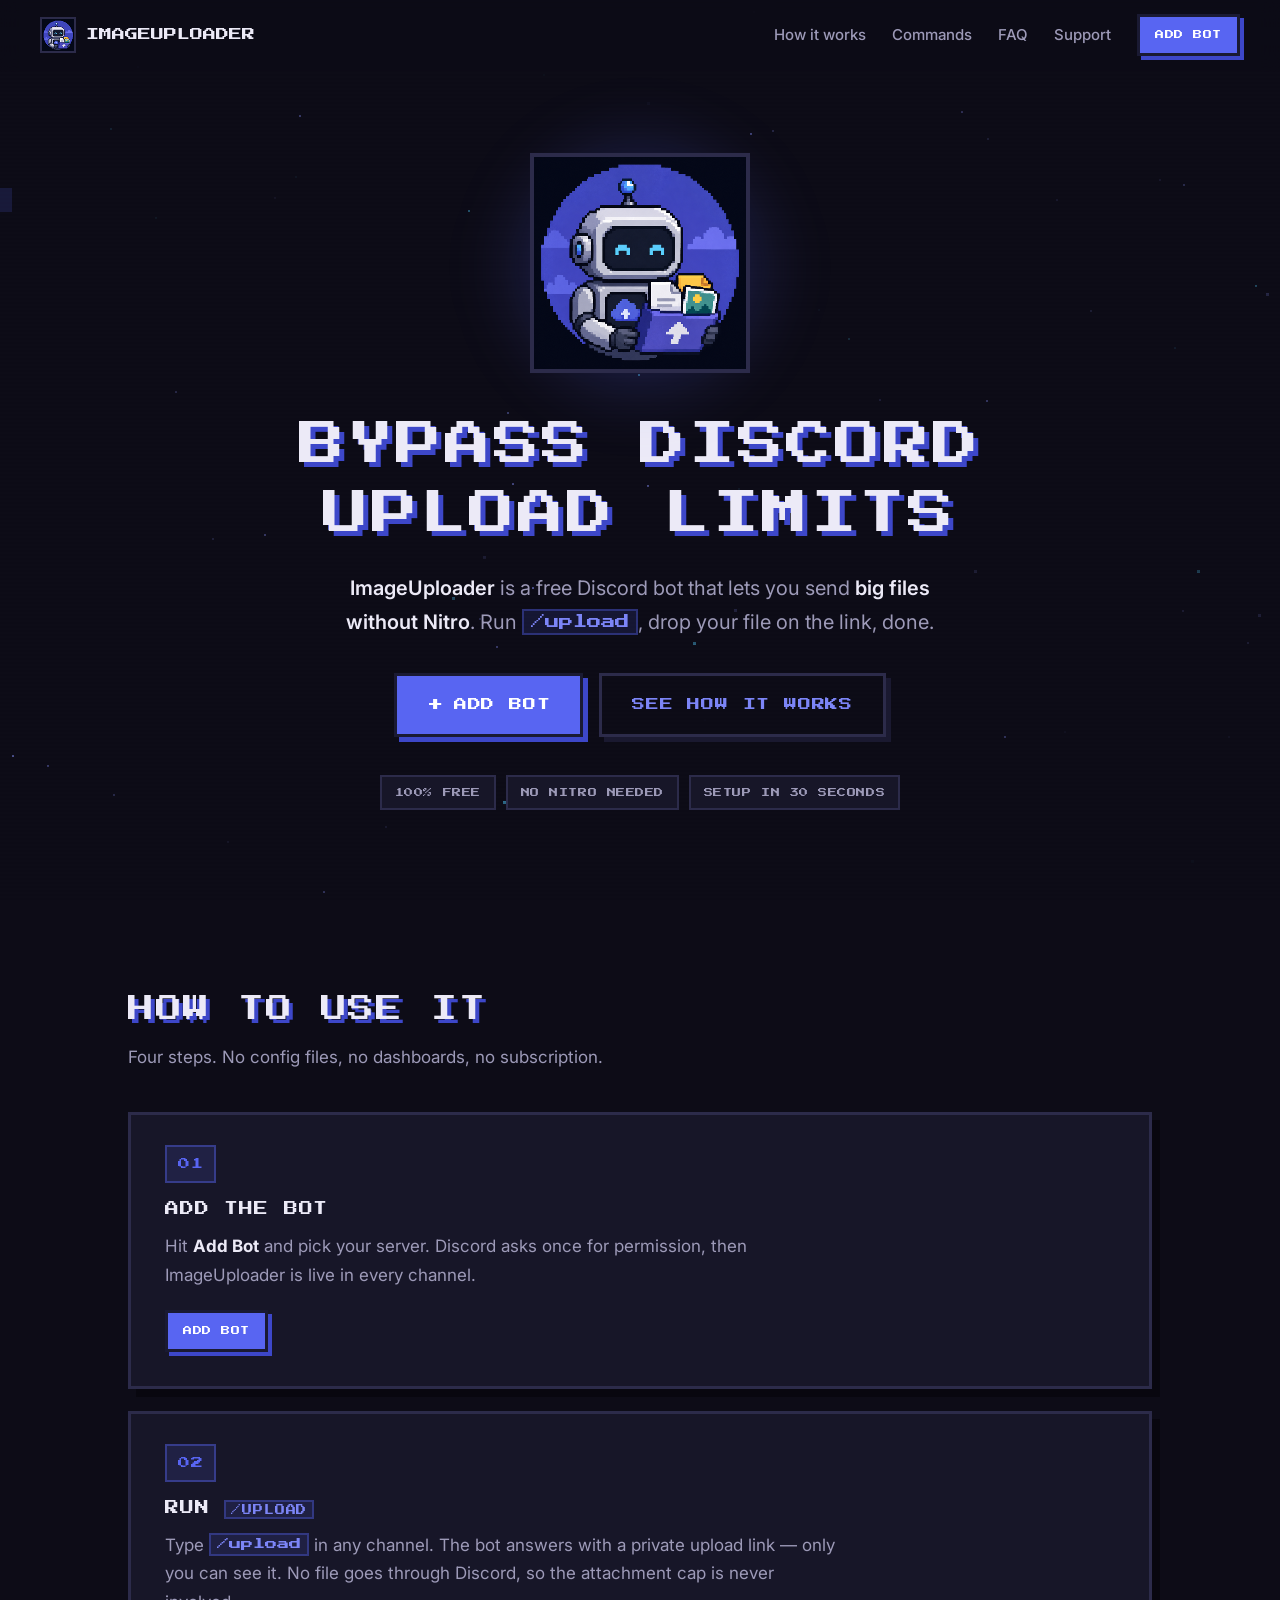
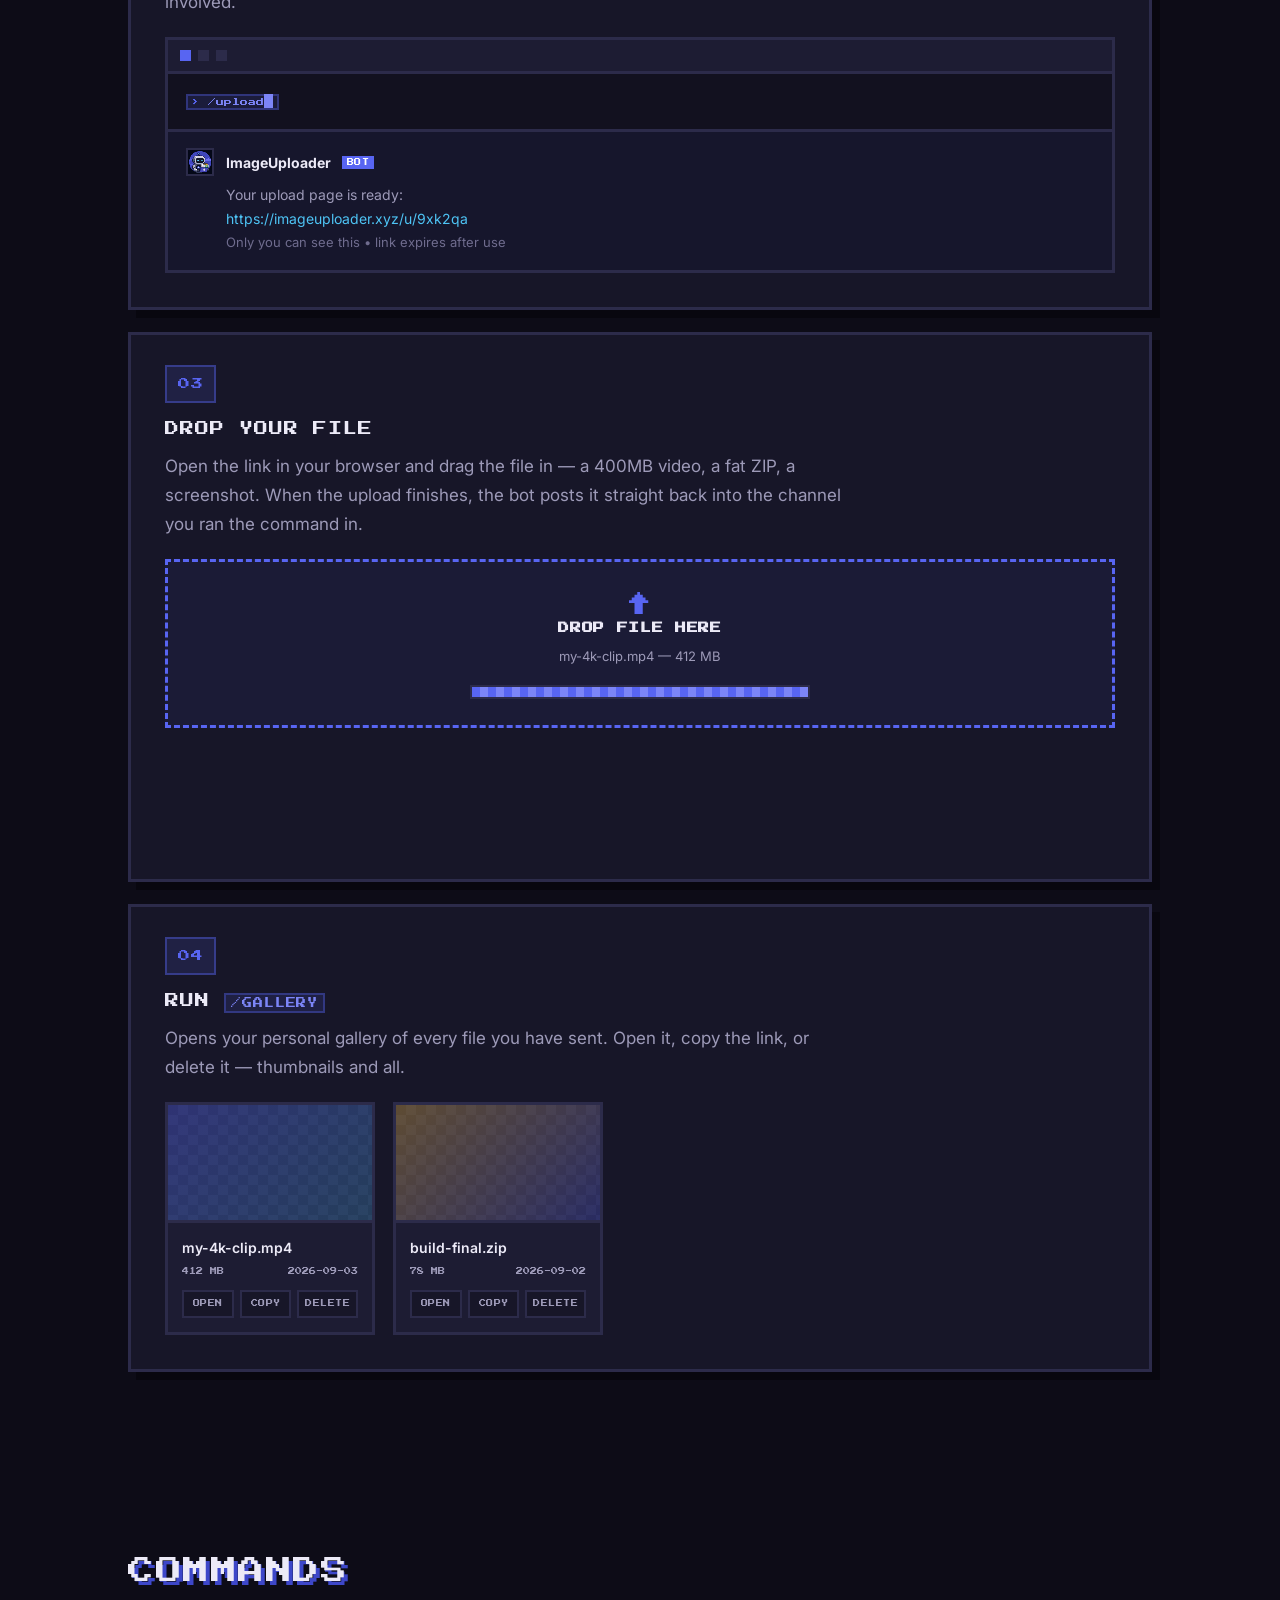
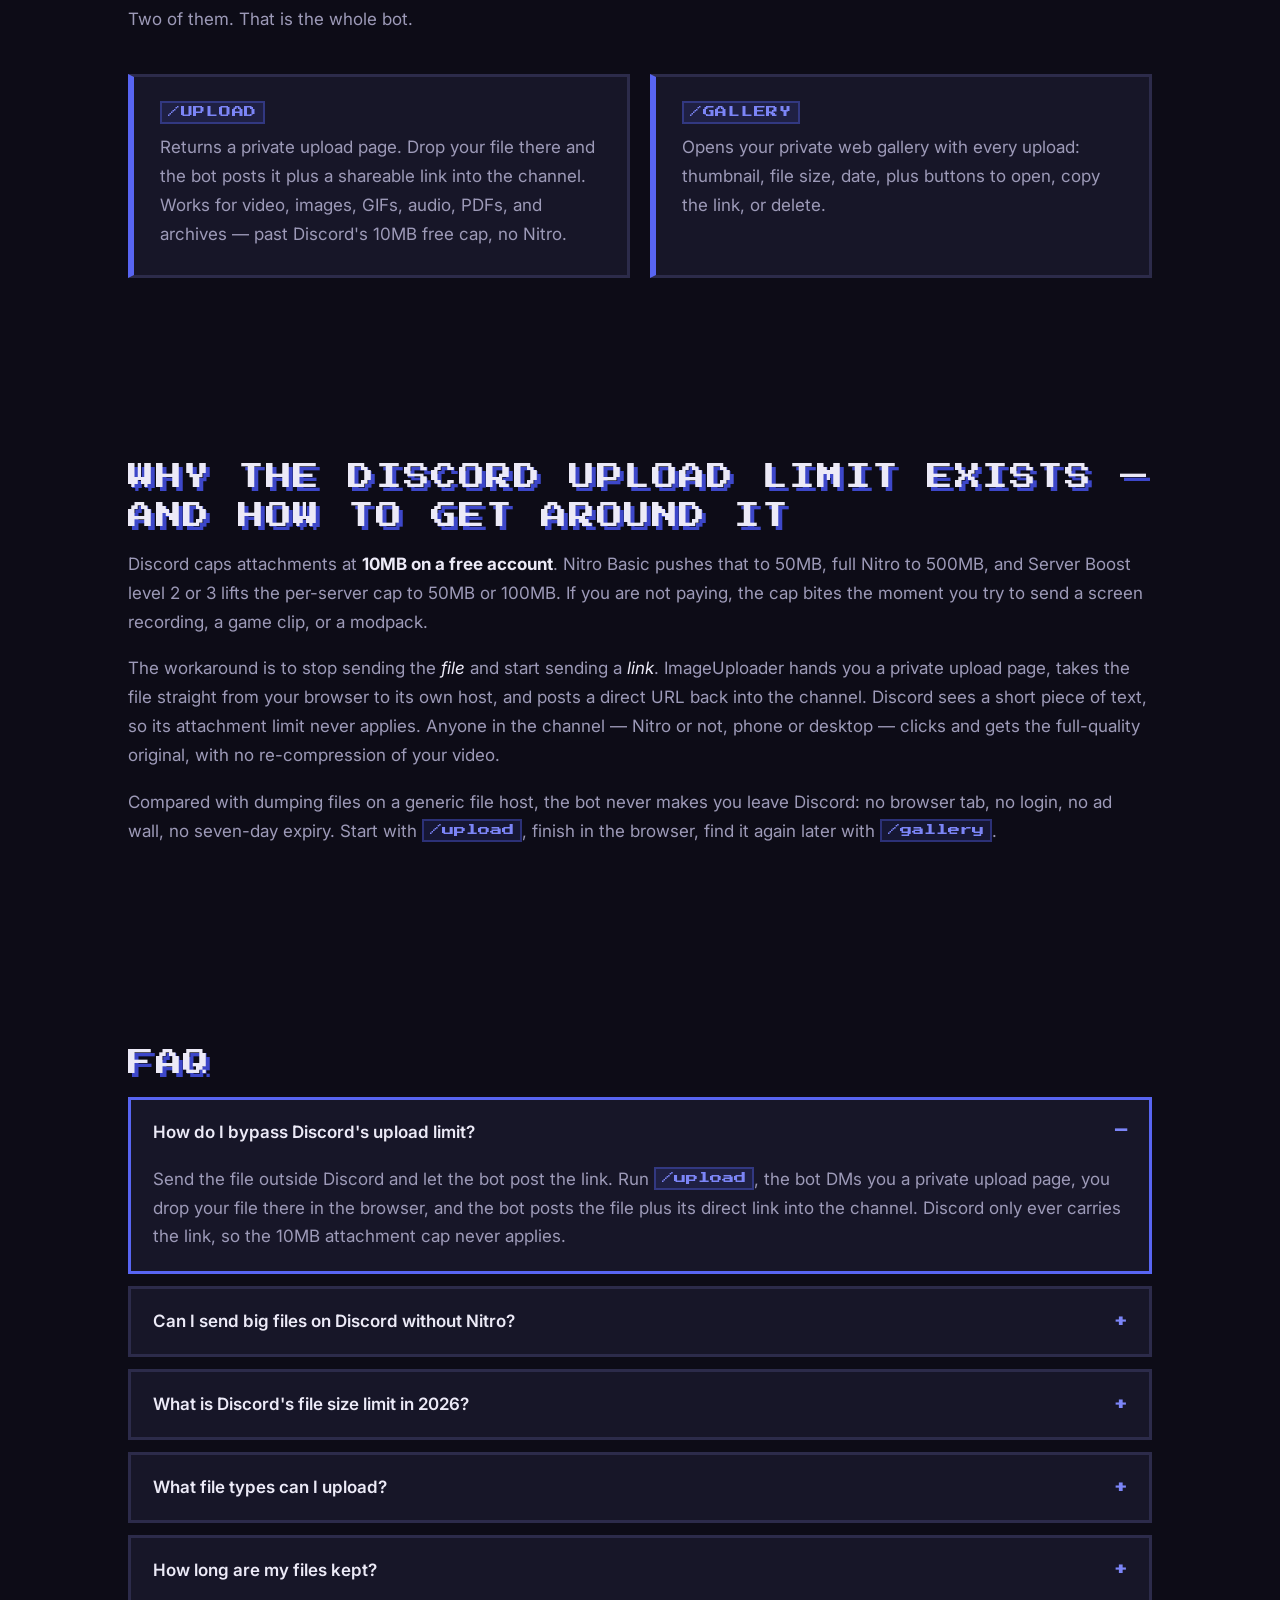
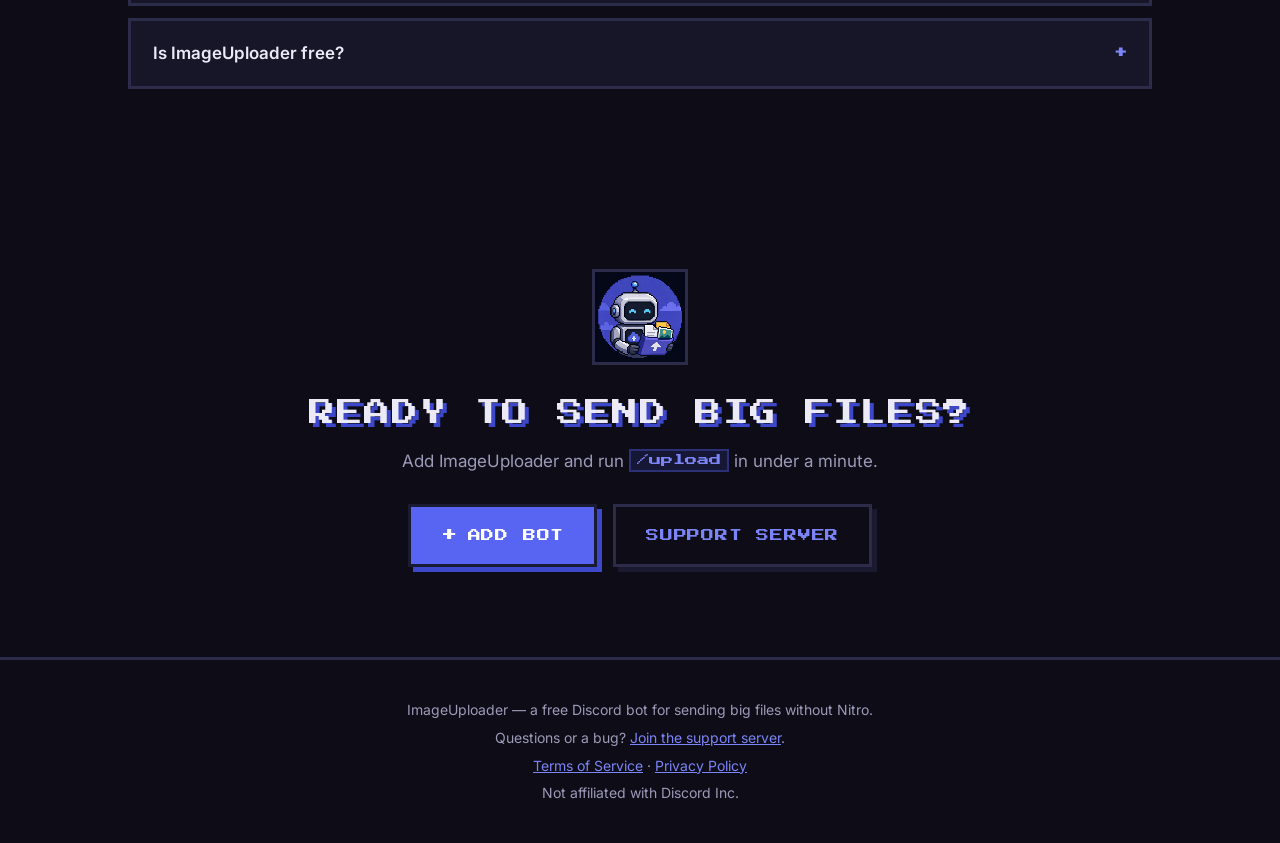
<file: index.html>
<!DOCTYPE html>
<html lang="en">
<head>
<meta charset="utf-8">
<meta name="viewport" content="width=device-width, initial-scale=1">
<title>ImageUploader — Bypass Discord Upload Limits & Send Big Files Without Nitro</title>
<meta name="description" content="ImageUploader is a free Discord bot that bypasses the 10MB Discord upload limit. Run /upload, drop your file on the link the bot gives you, and it posts straight into the channel. Send big files without Nitro and browse them with /gallery.">
<meta name="keywords" content="bypass discord upload limits, big files without nitro discord, discord file size limit bot, send large files on discord free, discord upload limit bypass bot, discord image host bot">
<meta name="author" content="ImageUploader">
<meta name="robots" content="index, follow, max-image-preview:large, max-snippet:-1">
<meta name="theme-color" content="#5865f2">
<link rel="canonical" href="https://imageuploader.xyz/">

<!-- Open Graph -->
<meta property="og:type" content="website">
<meta property="og:site_name" content="ImageUploader">
<meta property="og:url" content="https://imageuploader.xyz/">
<meta property="og:title" content="ImageUploader — Bypass Discord Upload Limits Without Nitro">
<meta property="og:description" content="Free Discord bot. Run /upload, drop your file on the bot's upload page, and it lands in the channel — past the 10MB Discord limit, no Nitro.">
<meta property="og:image" content="https://imageuploader.xyz/assets/og.png">
<meta property="og:image:width" content="1200">
<meta property="og:image:height" content="630">
<meta property="og:image:alt" content="ImageUploader pixel art banner: a robot holding a folder of files, with the tagline Store files. Share anywhere on Discord.">

<!-- Twitter -->
<meta name="twitter:card" content="summary_large_image">
<meta name="twitter:title" content="ImageUploader — Bypass Discord Upload Limits Without Nitro">
<meta name="twitter:description" content="Free Discord bot. /upload big files past Discord's limit, /gallery to browse them. No Nitro needed.">
<meta name="twitter:image" content="https://imageuploader.xyz/assets/og.png">

<link rel="icon" type="image/png" href="assets/favicon-64.png">
<link rel="apple-touch-icon" href="assets/logo-256.png">
<link rel="manifest" href="site.webmanifest">

<link rel="preconnect" href="https://fonts.googleapis.com">
<link rel="preconnect" href="https://fonts.gstatic.com" crossorigin>
<link rel="preconnect" href="https://u.imageuploader.xyz" crossorigin>
<link rel="stylesheet" href="https://fonts.googleapis.com/css2?family=Press+Start+2P&family=Inter:wght@400;500;600;700&display=swap">
<link rel="stylesheet" href="styles.css">

<script defer src="https://a.itnetic.com/script.js" data-website-id="82c5a8d4-4e17-4071-bb90-5eceb2d6ef47"></script>
<script type="application/ld+json">
{
  "@context": "https://schema.org",
  "@graph": [
    {
      "@type": "SoftwareApplication",
      "@id": "https://imageuploader.xyz/#app",
      "name": "ImageUploader",
      "alternateName": "ImageUploader Discord Bot",
      "applicationCategory": "UtilitiesApplication",
      "applicationSubCategory": "Discord Bot",
      "operatingSystem": "Discord (Web, Windows, macOS, Linux, iOS, Android)",
      "url": "https://imageuploader.xyz/",
      "sameAs": ["https://discord.gg/8Suu8JARMR"],
      "image": "https://imageuploader.xyz/assets/logo.png",
      "description": "ImageUploader is a free Discord bot that bypasses Discord's upload size limit. Run /upload to get a private upload page, drop your file there, and the bot posts it into the channel. Use /gallery to browse, copy, or delete your uploads.",
      "featureList": [
        "Bypass the 10MB Discord upload limit",
        "Send big files without Nitro",
        "Instant shareable direct links",
        "Personal web gallery of all uploads",
        "Slash commands /upload and /gallery"
      ],
      "offers": {
        "@type": "Offer",
        "price": "0",
        "priceCurrency": "USD",
        "availability": "https://schema.org/InStock"
      }
    },
    {
      "@type": "HowTo",
      "@id": "https://imageuploader.xyz/#howto",
      "name": "How to bypass Discord upload limits with ImageUploader",
      "description": "Add the ImageUploader bot to your Discord server and send files larger than Discord's free upload limit in three steps.",
      "totalTime": "PT1M",
      "tool": [{ "@type": "HowToTool", "name": "Discord account" }],
      "step": [
        {
          "@type": "HowToStep",
          "position": 1,
          "name": "Add the bot",
          "text": "Click Add Bot and pick the Discord server where you want to send big files. Authorization takes a few seconds and needs no Nitro subscription."
        },
        {
          "@type": "HowToStep",
          "position": 2,
          "name": "Run /upload",
          "text": "Type /upload in any channel. The bot replies with a private upload link that only you can see."
        },
        {
          "@type": "HowToStep",
          "position": 3,
          "name": "Upload your file on the link",
          "text": "Open the link in your browser and drop the file in. The file is stored outside Discord, so Discord's attachment size limit never applies. When the upload finishes, the bot posts the file and its direct link back into the channel where you ran the command."
        },
        {
          "@type": "HowToStep",
          "position": 4,
          "name": "Run /gallery",
          "text": "Type /gallery to open your personal web gallery, where you can open, copy the link to, or delete any file you have uploaded."
        }
      ]
    },
    {
      "@type": "FAQPage",
      "@id": "https://imageuploader.xyz/#faq",
      "mainEntity": [
        {
          "@type": "Question",
          "name": "How do I bypass Discord's upload limit?",
          "acceptedAnswer": {
            "@type": "Answer",
            "text": "Send the file outside Discord and let a bot post the link. With ImageUploader you run /upload, the bot replies with a private upload link, you drop your file on that page in your browser, and the bot then posts the file and its direct link into the channel. The file never travels through Discord as an attachment, so the 10MB cap never applies to it."
          }
        },
        {
          "@type": "Question",
          "name": "Can I send big files on Discord without Nitro?",
          "acceptedAnswer": {
            "@type": "Answer",
            "text": "Yes. Nitro raises the attachment cap, but it is not the only route. ImageUploader is free and turns any file into a shareable link, so members without Nitro can share large videos, archives, and images in any channel."
          }
        },
        {
          "@type": "Question",
          "name": "What is Discord's file size limit in 2026?",
          "acceptedAnswer": {
            "@type": "Answer",
            "text": "Free Discord accounts can attach files up to 10MB. Nitro Basic raises that to 50MB and Nitro to 500MB. Server Boost levels 2 and 3 raise the per-server limit to 50MB and 100MB. ImageUploader works on top of any of those tiers by hosting the file outside Discord."
          }
        },
        {
          "@type": "Question",
          "name": "Is ImageUploader free?",
          "acceptedAnswer": {
            "@type": "Answer",
            "text": "Yes. Adding the bot, running /upload, and using /gallery are all free. There is no paywall and no account to create beyond your existing Discord login."
          }
        },
        {
          "@type": "Question",
          "name": "What file types can I upload?",
          "acceptedAnswer": {
            "@type": "Answer",
            "text": "Images, videos, GIFs, audio, PDFs, and archives all work. Images and videos get a thumbnail preview inside /gallery; everything else is stored with a generic file icon and a direct link."
          }
        },
        {
          "@type": "Question",
          "name": "How long are my uploads kept?",
          "acceptedAnswer": {
            "@type": "Answer",
            "text": "Uploads stay in your gallery as long as storage allows. Storage is managed with LRU eviction, so the least recently accessed files are removed first when space runs low and any file can be removed at any time. Treat links as long-lived, not as a backup: keep your own copy of anything important. You can also delete a file yourself from /gallery, which invalidates its link immediately."
          }
        }
      ]
    }
  ]
}
</script>
</head>
<body>

<canvas id="stars" aria-hidden="true"></canvas>
<div class="scanlines" aria-hidden="true"></div>

<a class="skip" href="#tutorial">Skip to the tutorial</a>

<header class="nav" id="nav">
  <a class="brand" href="#top">
    <img src="assets/favicon-64.png" alt="ImageUploader bot logo" width="36" height="36" class="brand-logo">
    <span>ImageUploader</span>
  </a>
  <nav aria-label="Primary">
    <a href="#tutorial">How it works</a>
    <a href="#commands">Commands</a>
    <a href="#faq">FAQ</a>
    <a href="https://discord.gg/8Suu8JARMR" target="_blank" rel="noopener">Support</a>
    <a class="btn btn-sm" href="#add" data-invite>Add Bot</a>
  </nav>
</header>

<main id="top">

  <!-- HERO -->
  <section class="hero">
    <div class="hero-inner">
      <div class="hero-logo-wrap reveal">
        <img src="assets/logo-512.png" alt="Pixel art robot holding a folder of uploaded files — the ImageUploader Discord bot" width="220" height="220" class="hero-logo" fetchpriority="high">
        <div class="hero-glow" aria-hidden="true"></div>
      </div>

      <h1 class="reveal">Bypass Discord<br>upload limits</h1>

      <p class="tagline reveal">
        <strong>ImageUploader</strong> is a free Discord bot that lets you send
        <strong>big files without Nitro</strong>. Run <code>/upload</code>, drop your file on the link, done.
      </p>

      <div class="cta-row reveal">
        <a class="btn btn-lg" href="#add" id="add" data-invite>
          <span class="btn-icon" aria-hidden="true">+</span> Add Bot
        </a>
        <a class="btn btn-ghost btn-lg" href="#tutorial">See how it works</a>
      </div>

      <ul class="badges reveal" aria-label="Highlights">
        <li>100% free</li>
        <li>No Nitro needed</li>
        <li>Setup in 30 seconds</li>
      </ul>
    </div>
    <div class="clouds" aria-hidden="true"><span></span><span></span><span></span></div>
  </section>


  <!-- LIVE STATS -->
  <section id="stats" class="stats-line" hidden data-stats aria-label="Live bot stats">
    <p class="reveal" aria-live="polite">
      <i class="live-dot" aria-hidden="true"></i>
      <strong data-stat="commands">0</strong> <span data-plural="commands">commands</span> run
      <span class="sep" aria-hidden="true">&middot;</span>
      <strong data-stat="activeUsers">0</strong> active <span data-plural="activeUsers">users</span>
      <span class="sep" aria-hidden="true">&middot;</span>
      <strong data-stat="topCommand">&mdash;</strong> used most
    </p>
  </section>

  <!-- TUTORIAL -->
  <section id="tutorial" class="section">
    <h2 class="reveal">How to use it</h2>
    <p class="section-sub reveal">Four steps. No config files, no dashboards, no subscription.</p>

    <ol class="steps">
      <li class="step reveal">
        <span class="step-num" aria-hidden="true">01</span>
        <h3>Add the bot</h3>
        <p>Hit <strong>Add Bot</strong> and pick your server. Discord asks once for permission, then ImageUploader is live in every channel.</p>
        <a class="btn btn-sm" href="#add" data-invite>Add Bot</a>
      </li>

      <li class="step reveal">
        <span class="step-num" aria-hidden="true">02</span>
        <h3>Run <code>/upload</code></h3>
        <p>Type <code>/upload</code> in any channel. The bot answers with a private upload link — only you can see it. No file goes through Discord, so the attachment cap is never involved.</p>
        <div class="terminal" data-type="/upload">
          <div class="terminal-bar" aria-hidden="true"><i></i><i></i><i></i></div>
          <pre class="terminal-body"><code><span class="prompt">›</span> <span class="typed"></span><span class="caret" aria-hidden="true"></span></code></pre>
          <div class="terminal-out">
            <img src="assets/favicon-64.png" alt="" width="28" height="28" aria-hidden="true">
            <div>
              <b>ImageUploader</b> <span class="tag">BOT</span>
              <p>Your upload page is ready:<br><span class="link">https://imageuploader.xyz/u/9xk2qa</span><br><span class="ephemeral">Only you can see this • link expires after use</span></p>
            </div>
          </div>
        </div>
      </li>

      <li class="step reveal">
        <span class="step-num" aria-hidden="true">03</span>
        <h3>Drop your file</h3>
        <p>Open the link in your browser and drag the file in — a 400MB video, a fat ZIP, a screenshot. When the upload finishes, the bot posts it straight back into the channel you ran the command in.</p>

        <div class="drop" data-drop>
          <div class="drop-zone">
            <span class="drop-icon" aria-hidden="true">↑</span>
            <b>Drop file here</b>
            <small>my-4k-clip.mp4 — 412 MB</small>
            <div class="bar" aria-hidden="true"><i></i></div>
          </div>
          <div class="drop-msg">
            <img src="assets/favicon-64.png" alt="" width="28" height="28" aria-hidden="true">
            <div>
              <b>ImageUploader</b> <span class="tag">BOT</span>
              <p>Uploaded by <b>@you</b> — <b>my-4k-clip.mp4</b> — 412 MB<br><span class="link">https://imageuploader.xyz/f/9xk2qa</span></p>
            </div>
          </div>
        </div>
      </li>

      <li class="step reveal">
        <span class="step-num" aria-hidden="true">04</span>
        <h3>Run <code>/gallery</code></h3>
        <p>Opens your personal gallery of every file you have sent. Open it, copy the link, or delete it — thumbnails and all.</p>
        <div class="gallery-demo" aria-hidden="true">
          <article class="card">
            <div class="card-thumb"></div>
            <div class="card-meta">
              <h4>my-4k-clip.mp4</h4>
              <div class="card-sub"><span>412 MB</span><span>2026-09-03</span></div>
              <div class="card-btns"><span>OPEN</span><span>COPY</span><span>DELETE</span></div>
            </div>
          </article>
          <article class="card card-2">
            <div class="card-thumb"></div>
            <div class="card-meta">
              <h4>build-final.zip</h4>
              <div class="card-sub"><span>78 MB</span><span>2026-09-02</span></div>
              <div class="card-btns"><span>OPEN</span><span>COPY</span><span>DELETE</span></div>
            </div>
          </article>
        </div>
      </li>
    </ol>
  </section>

  <!-- COMMANDS -->
  <section id="commands" class="section">
    <h2 class="reveal">Commands</h2>
    <p class="section-sub reveal">Two of them. That is the whole bot.</p>

    <div class="cmd-grid">
      <div class="cmd reveal">
        <h3><code>/upload</code></h3>
        <p>Returns a private upload page. Drop your file there and the bot posts it plus a shareable link into the channel. Works for video, images, GIFs, audio, PDFs, and archives — past Discord's 10MB free cap, no Nitro.</p>
      </div>
      <div class="cmd reveal">
        <h3><code>/gallery</code></h3>
        <p>Opens your private web gallery with every upload: thumbnail, file size, date, plus buttons to open, copy the link, or delete.</p>
      </div>
    </div>
  </section>

  <!-- WHY / SEO CONTENT -->
  <section id="why" class="section">
    <h2 class="reveal">Why the Discord upload limit exists — and how to get around it</h2>
    <div class="prose reveal">
      <p>Discord caps attachments at <strong>10MB on a free account</strong>. Nitro Basic pushes that to 50MB, full Nitro to 500MB, and Server Boost level 2 or 3 lifts the per-server cap to 50MB or 100MB. If you are not paying, the cap bites the moment you try to send a screen recording, a game clip, or a modpack.</p>
      <p>The workaround is to stop sending the <em>file</em> and start sending a <em>link</em>. ImageUploader hands you a private upload page, takes the file straight from your browser to its own host, and posts a direct URL back into the channel. Discord sees a short piece of text, so its attachment limit never applies. Anyone in the channel — Nitro or not, phone or desktop — clicks and gets the full-quality original, with no re-compression of your video.</p>
      <p>Compared with dumping files on a generic file host, the bot never makes you leave Discord: no browser tab, no login, no ad wall, no seven-day expiry. Start with <code>/upload</code>, finish in the browser, find it again later with <code>/gallery</code>.</p>
    </div>
  </section>

  <!-- FAQ -->
  <section id="faq" class="section">
    <h2 class="reveal">FAQ</h2>
    <div class="faq">
      <details class="reveal" open>
        <summary>How do I bypass Discord's upload limit?</summary>
        <p>Send the file outside Discord and let the bot post the link. Run <code>/upload</code>, the bot DMs you a private upload page, you drop your file there in the browser, and the bot posts the file plus its direct link into the channel. Discord only ever carries the link, so the 10MB attachment cap never applies.</p>
      </details>
      <details class="reveal">
        <summary>Can I send big files on Discord without Nitro?</summary>
        <p>Yes. Nitro raises the cap, but it is not the only route. ImageUploader is free and turns any file into a shareable link, so members without Nitro can share large videos, archives, and images in any channel.</p>
      </details>
      <details class="reveal">
        <summary>What is Discord's file size limit in 2026?</summary>
        <p>10MB free, 50MB on Nitro Basic, 500MB on Nitro. Server Boost level 2 gives 50MB and level 3 gives 100MB server-wide. ImageUploader sits on top of any tier by hosting the file outside Discord.</p>
      </details>
      <details class="reveal">
        <summary>What file types can I upload?</summary>
        <p>Images, video, GIFs, audio, PDFs, and archives. Images and video get a thumbnail preview in <code>/gallery</code>; everything else gets a file icon plus a direct link.</p>
      </details>
      <details class="reveal">
        <summary>How long are my files kept?</summary>
        <p>As long as storage allows. Files are evicted <strong>LRU</strong> — least recently accessed goes first when space runs low — so any file can be removed at any time. Treat links as long-lived, not as a backup; keep your own copy of anything important. You can also delete a file yourself in <code>/gallery</code>, which kills the link immediately.</p>
      </details>
      <details class="reveal">
        <summary>Is ImageUploader free?</summary>
        <p>Yes — the bot, <code>/upload</code>, and <code>/gallery</code> are all free. No paywall, no extra account beyond your Discord login.</p>
      </details>
    </div>
  </section>

  <!-- FINAL CTA -->
  <section class="section final-cta reveal">
    <img src="assets/logo-256.png" alt="" width="96" height="96" class="cta-logo" aria-hidden="true">
    <h2>Ready to send big files?</h2>
    <p>Add ImageUploader and run <code>/upload</code> in under a minute.</p>
    <div class="cta-row">
      <a class="btn btn-lg" href="#add" data-invite><span class="btn-icon" aria-hidden="true">+</span> Add Bot</a>
      <a class="btn btn-ghost btn-lg" href="https://discord.gg/8Suu8JARMR" target="_blank" rel="noopener">Support server</a>
    </div>
  </section>

</main>

<footer class="footer">
  <p>ImageUploader — a free Discord bot for sending big files without Nitro.</p>
  <p>Questions or a bug? <a href="https://discord.gg/8Suu8JARMR" target="_blank" rel="noopener">Join the support server</a>.</p>
  <p><a href="/terms/">Terms of Service</a> · <a href="/privacy/">Privacy Policy</a></p>
  <p class="muted">Not affiliated with Discord Inc.</p>
</footer>

<script src="script.js"></script>
</body>
</html>
</file>
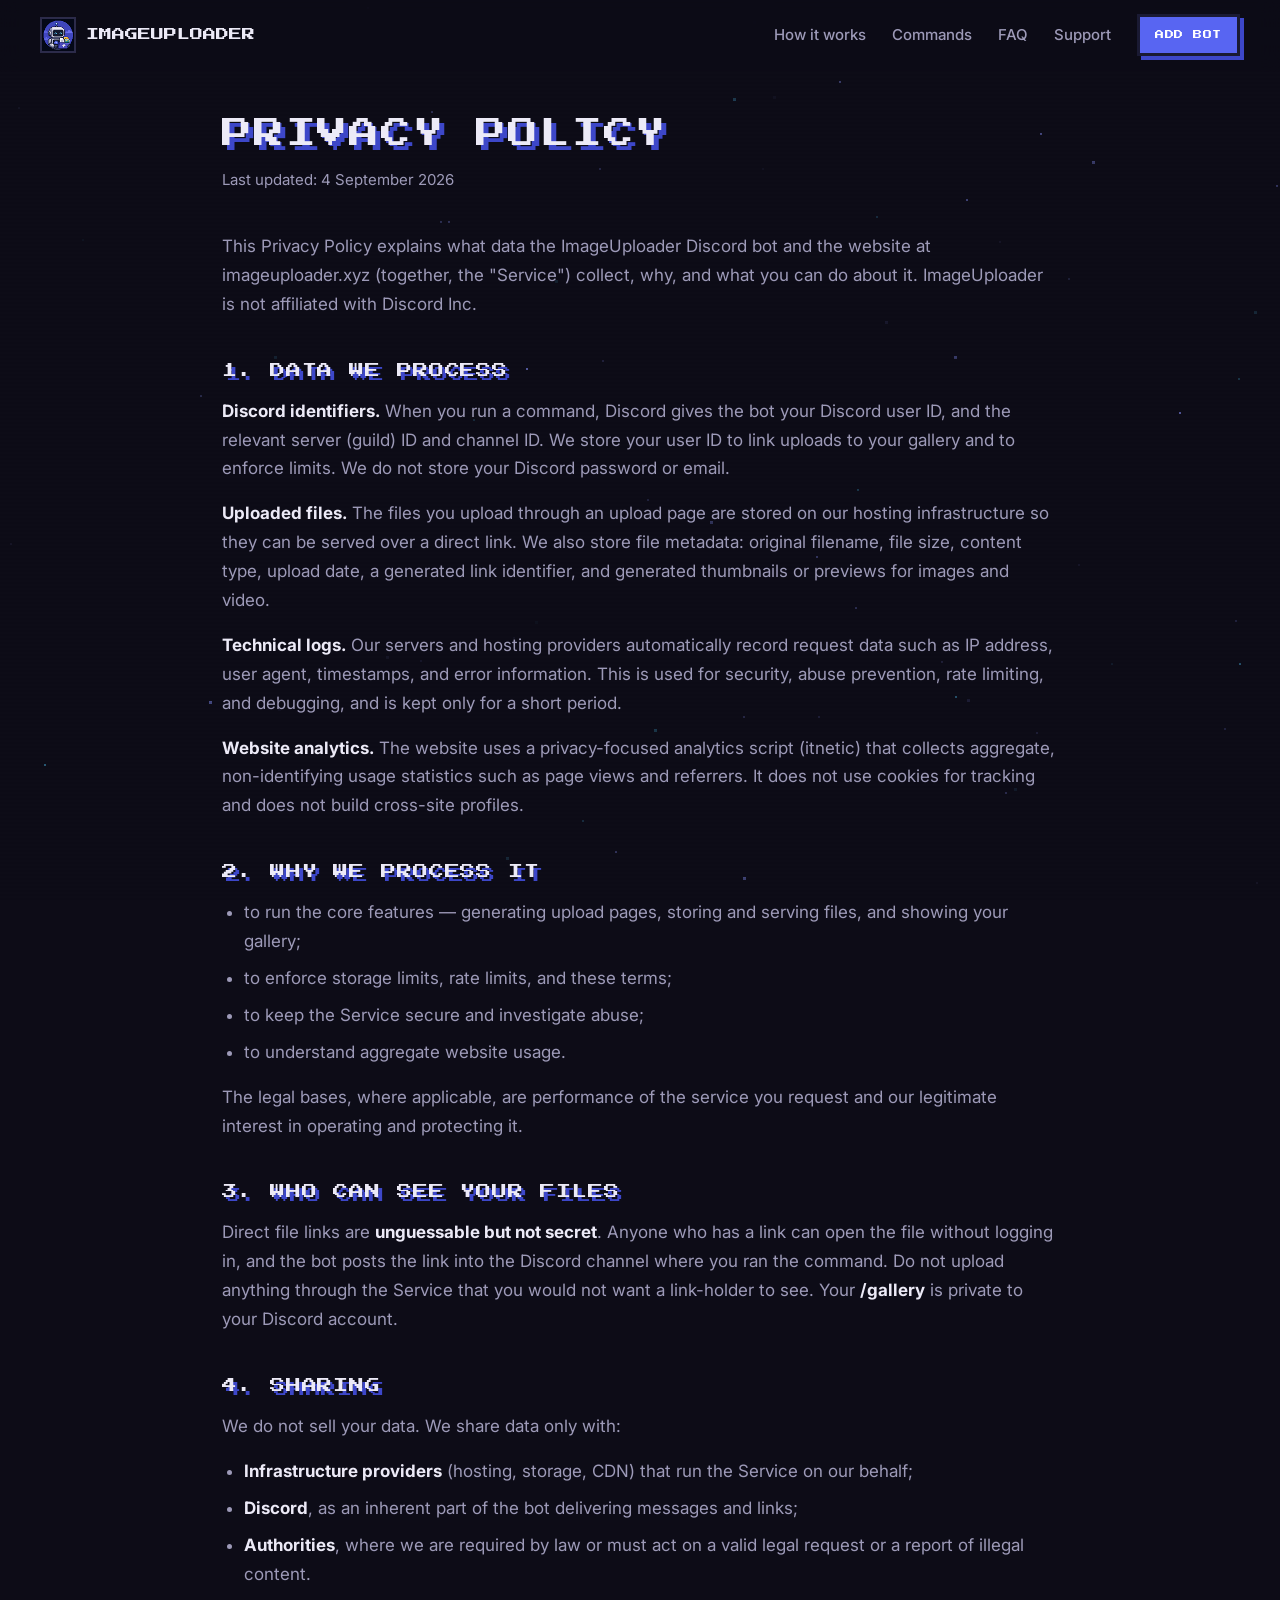
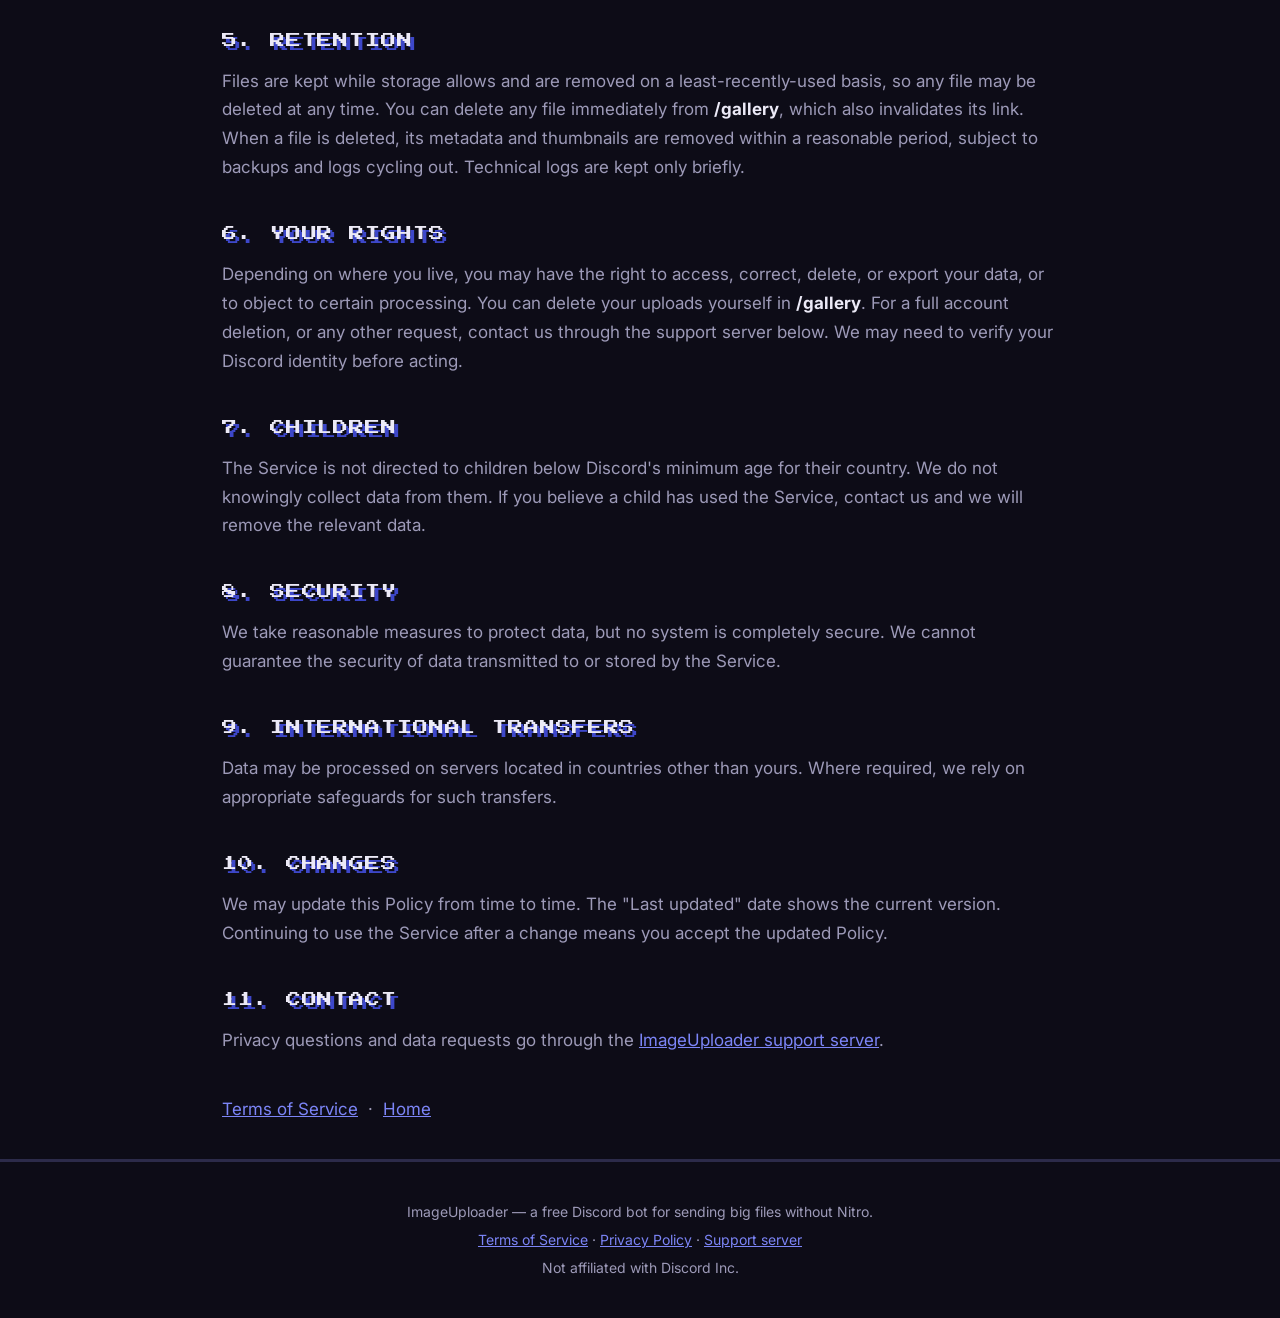
<file: privacy/index.html>
<!DOCTYPE html>
<html lang="en">
<head>
<meta charset="utf-8">
<meta name="viewport" content="width=device-width, initial-scale=1">
<title>Privacy Policy — ImageUploader</title>
<meta name="description" content="How ImageUploader, the free Discord bot for sending large files, handles your data and uploaded files.">
<meta name="theme-color" content="#5865f2">
<link rel="canonical" href="https://imageuploader.xyz/privacy/">
<meta name="robots" content="index, follow">
<meta property="og:type" content="website">
<meta property="og:site_name" content="ImageUploader">
<meta property="og:url" content="https://imageuploader.xyz/privacy/">
<meta property="og:title" content="Privacy Policy — ImageUploader">
<meta property="og:description" content="How ImageUploader handles your data and uploaded files.">
<meta property="og:image" content="https://imageuploader.xyz/assets/og.png">

<link rel="icon" type="image/png" href="/assets/favicon-64.png">
<link rel="apple-touch-icon" href="/assets/logo-256.png">
<link rel="manifest" href="/site.webmanifest">

<link rel="preconnect" href="https://fonts.googleapis.com">
<link rel="preconnect" href="https://fonts.gstatic.com" crossorigin>
<link rel="stylesheet" href="https://fonts.googleapis.com/css2?family=Press+Start+2P&family=Inter:wght@400;500;600;700&display=swap">
<link rel="stylesheet" href="/styles.css">

<script defer src="https://a.itnetic.com/script.js" data-website-id="82c5a8d4-4e17-4071-bb90-5eceb2d6ef47"></script>

<style>
  .legal { max-width: 76ch; margin: 0 auto; padding: 40px 0 20px; }
  .legal h1 { font-size: clamp(20px, 4vw, 30px); line-height: 1.5; margin: 0 0 10px; }
  .legal .updated { color: var(--muted); font-size: 15px; margin: 0 0 40px; }
  .legal h2 {
    font-family: var(--pixel); font-weight: 400; font-size: 15px;
    line-height: 1.6; margin: 40px 0 14px; color: var(--text);
  }
  .legal p, .legal li { color: var(--muted); }
  .legal p { margin: 0 0 16px; }
  .legal strong { color: var(--text); }
  .legal ul { margin: 0 0 16px; padding-left: 22px; }
  .legal li { margin: 0 0 8px; }
  .legal a { color: var(--blurple-2); }
</style>
</head>
<body>

<canvas id="stars" aria-hidden="true"></canvas>
<div class="scanlines" aria-hidden="true"></div>

<header class="nav" id="nav">
  <a class="brand" href="/">
    <img src="/assets/favicon-64.png" alt="ImageUploader bot logo" width="36" height="36" class="brand-logo">
    <span>ImageUploader</span>
  </a>
  <nav aria-label="Primary">
    <a href="/#tutorial">How it works</a>
    <a href="/#commands">Commands</a>
    <a href="/#faq">FAQ</a>
    <a href="https://discord.gg/8Suu8JARMR" target="_blank" rel="noopener">Support</a>
    <a class="btn btn-sm" href="/#add" data-invite>Add Bot</a>
  </nav>
</header>

<main id="top">
  <article class="section legal">
    <h1>Privacy Policy</h1>
    <p class="updated">Last updated: 4 September 2026</p>

    <p>This Privacy Policy explains what data the ImageUploader Discord bot and the website at imageuploader.xyz (together, the "Service") collect, why, and what you can do about it. ImageUploader is not affiliated with Discord Inc.</p>

    <h2>1. Data we process</h2>
    <p><strong>Discord identifiers.</strong> When you run a command, Discord gives the bot your Discord user ID, and the relevant server (guild) ID and channel ID. We store your user ID to link uploads to your gallery and to enforce limits. We do not store your Discord password or email.</p>
    <p><strong>Uploaded files.</strong> The files you upload through an upload page are stored on our hosting infrastructure so they can be served over a direct link. We also store file metadata: original filename, file size, content type, upload date, a generated link identifier, and generated thumbnails or previews for images and video.</p>
    <p><strong>Technical logs.</strong> Our servers and hosting providers automatically record request data such as IP address, user agent, timestamps, and error information. This is used for security, abuse prevention, rate limiting, and debugging, and is kept only for a short period.</p>
    <p><strong>Website analytics.</strong> The website uses a privacy-focused analytics script (itnetic) that collects aggregate, non-identifying usage statistics such as page views and referrers. It does not use cookies for tracking and does not build cross-site profiles.</p>

    <h2>2. Why we process it</h2>
    <ul>
      <li>to run the core features — generating upload pages, storing and serving files, and showing your gallery;</li>
      <li>to enforce storage limits, rate limits, and these terms;</li>
      <li>to keep the Service secure and investigate abuse;</li>
      <li>to understand aggregate website usage.</li>
    </ul>
    <p>The legal bases, where applicable, are performance of the service you request and our legitimate interest in operating and protecting it.</p>

    <h2>3. Who can see your files</h2>
    <p>Direct file links are <strong>unguessable but not secret</strong>. Anyone who has a link can open the file without logging in, and the bot posts the link into the Discord channel where you ran the command. Do not upload anything through the Service that you would not want a link-holder to see. Your <strong>/gallery</strong> is private to your Discord account.</p>

    <h2>4. Sharing</h2>
    <p>We do not sell your data. We share data only with:</p>
    <ul>
      <li><strong>Infrastructure providers</strong> (hosting, storage, CDN) that run the Service on our behalf;</li>
      <li><strong>Discord</strong>, as an inherent part of the bot delivering messages and links;</li>
      <li><strong>Authorities</strong>, where we are required by law or must act on a valid legal request or a report of illegal content.</li>
    </ul>

    <h2>5. Retention</h2>
    <p>Files are kept while storage allows and are removed on a least-recently-used basis, so any file may be deleted at any time. You can delete any file immediately from <strong>/gallery</strong>, which also invalidates its link. When a file is deleted, its metadata and thumbnails are removed within a reasonable period, subject to backups and logs cycling out. Technical logs are kept only briefly.</p>

    <h2>6. Your rights</h2>
    <p>Depending on where you live, you may have the right to access, correct, delete, or export your data, or to object to certain processing. You can delete your uploads yourself in <strong>/gallery</strong>. For a full account deletion, or any other request, contact us through the support server below. We may need to verify your Discord identity before acting.</p>

    <h2>7. Children</h2>
    <p>The Service is not directed to children below Discord's minimum age for their country. We do not knowingly collect data from them. If you believe a child has used the Service, contact us and we will remove the relevant data.</p>

    <h2>8. Security</h2>
    <p>We take reasonable measures to protect data, but no system is completely secure. We cannot guarantee the security of data transmitted to or stored by the Service.</p>

    <h2>9. International transfers</h2>
    <p>Data may be processed on servers located in countries other than yours. Where required, we rely on appropriate safeguards for such transfers.</p>

    <h2>10. Changes</h2>
    <p>We may update this Policy from time to time. The "Last updated" date shows the current version. Continuing to use the Service after a change means you accept the updated Policy.</p>

    <h2>11. Contact</h2>
    <p>Privacy questions and data requests go through the <a href="https://discord.gg/8Suu8JARMR" target="_blank" rel="noopener">ImageUploader support server</a>.</p>

    <p style="margin-top:40px"><a href="/terms/">Terms of Service</a> &nbsp;·&nbsp; <a href="/">Home</a></p>
  </article>
</main>

<footer class="footer">
  <p>ImageUploader — a free Discord bot for sending big files without Nitro.</p>
  <p><a href="/terms/">Terms of Service</a> · <a href="/privacy/">Privacy Policy</a> · <a href="https://discord.gg/8Suu8JARMR" target="_blank" rel="noopener">Support server</a></p>
  <p class="muted">Not affiliated with Discord Inc.</p>
</footer>

<script src="/script.js"></script>
</body>
</html>
</file>
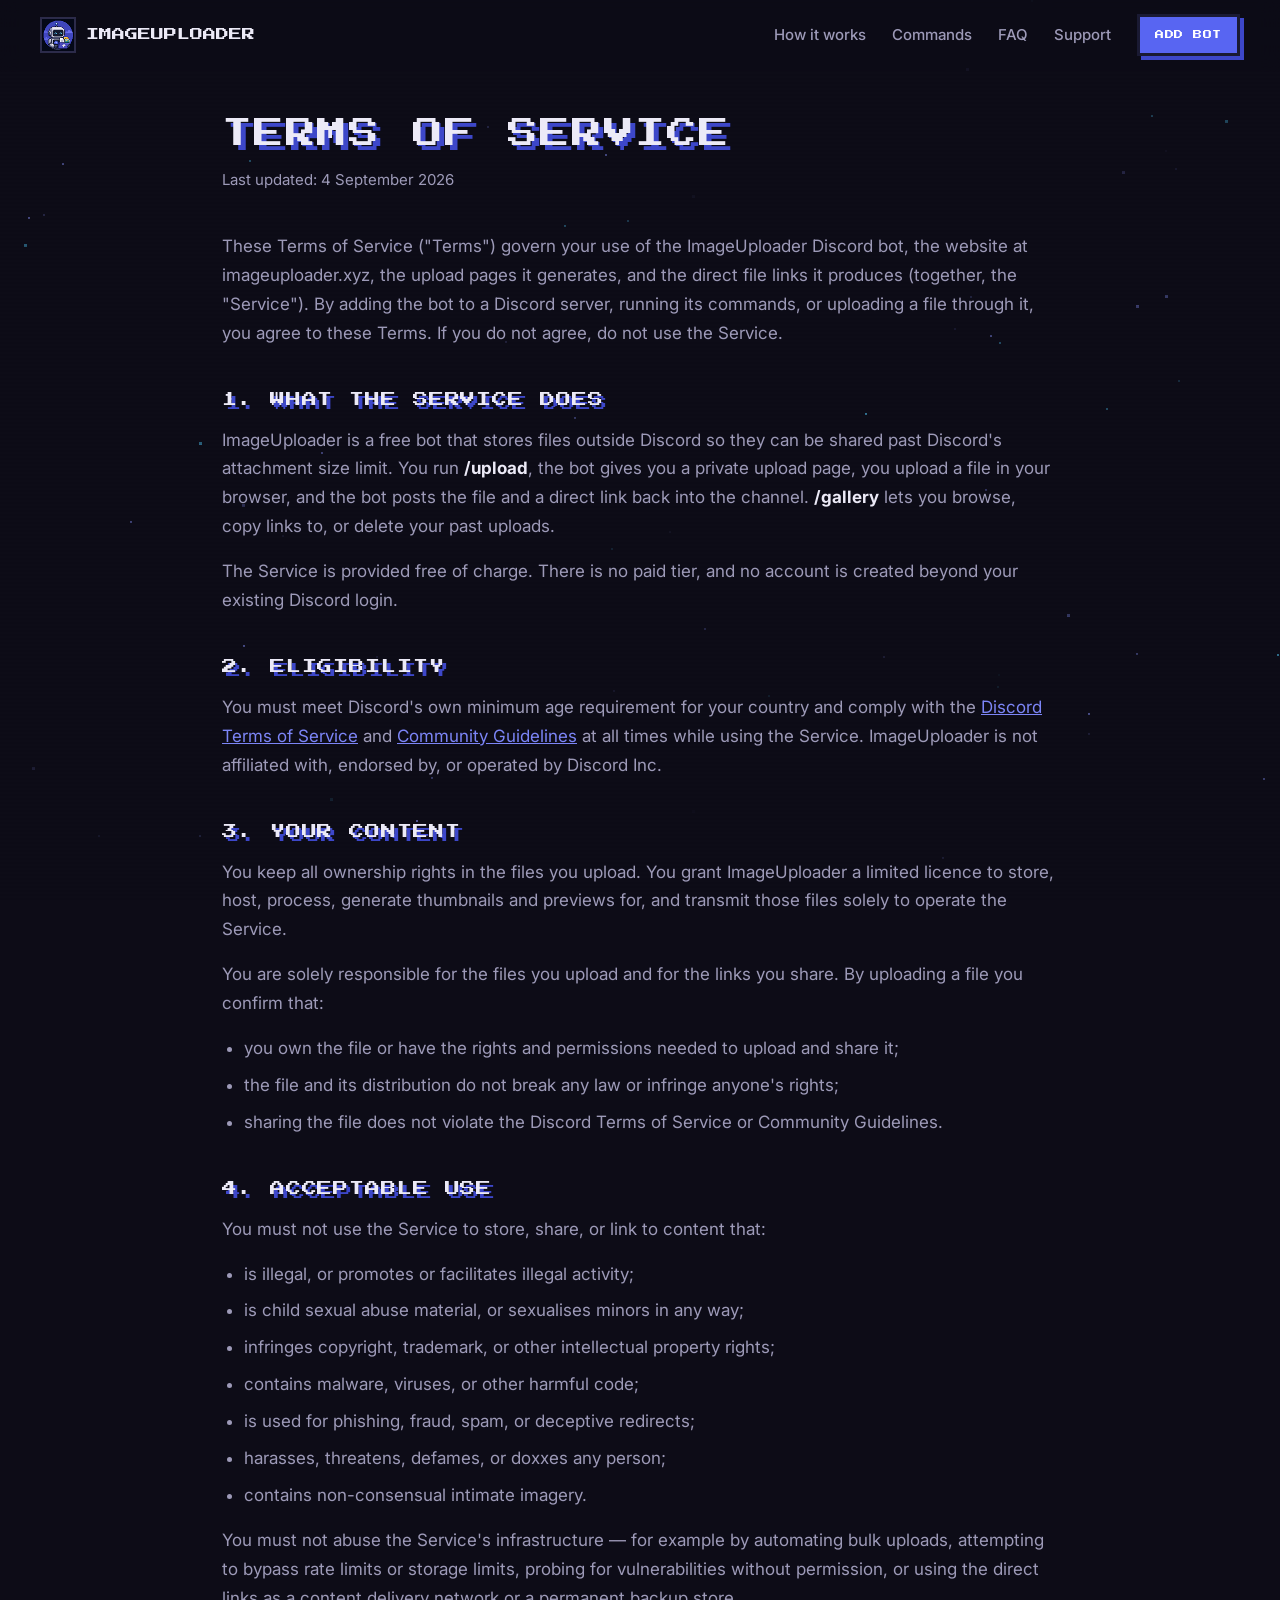
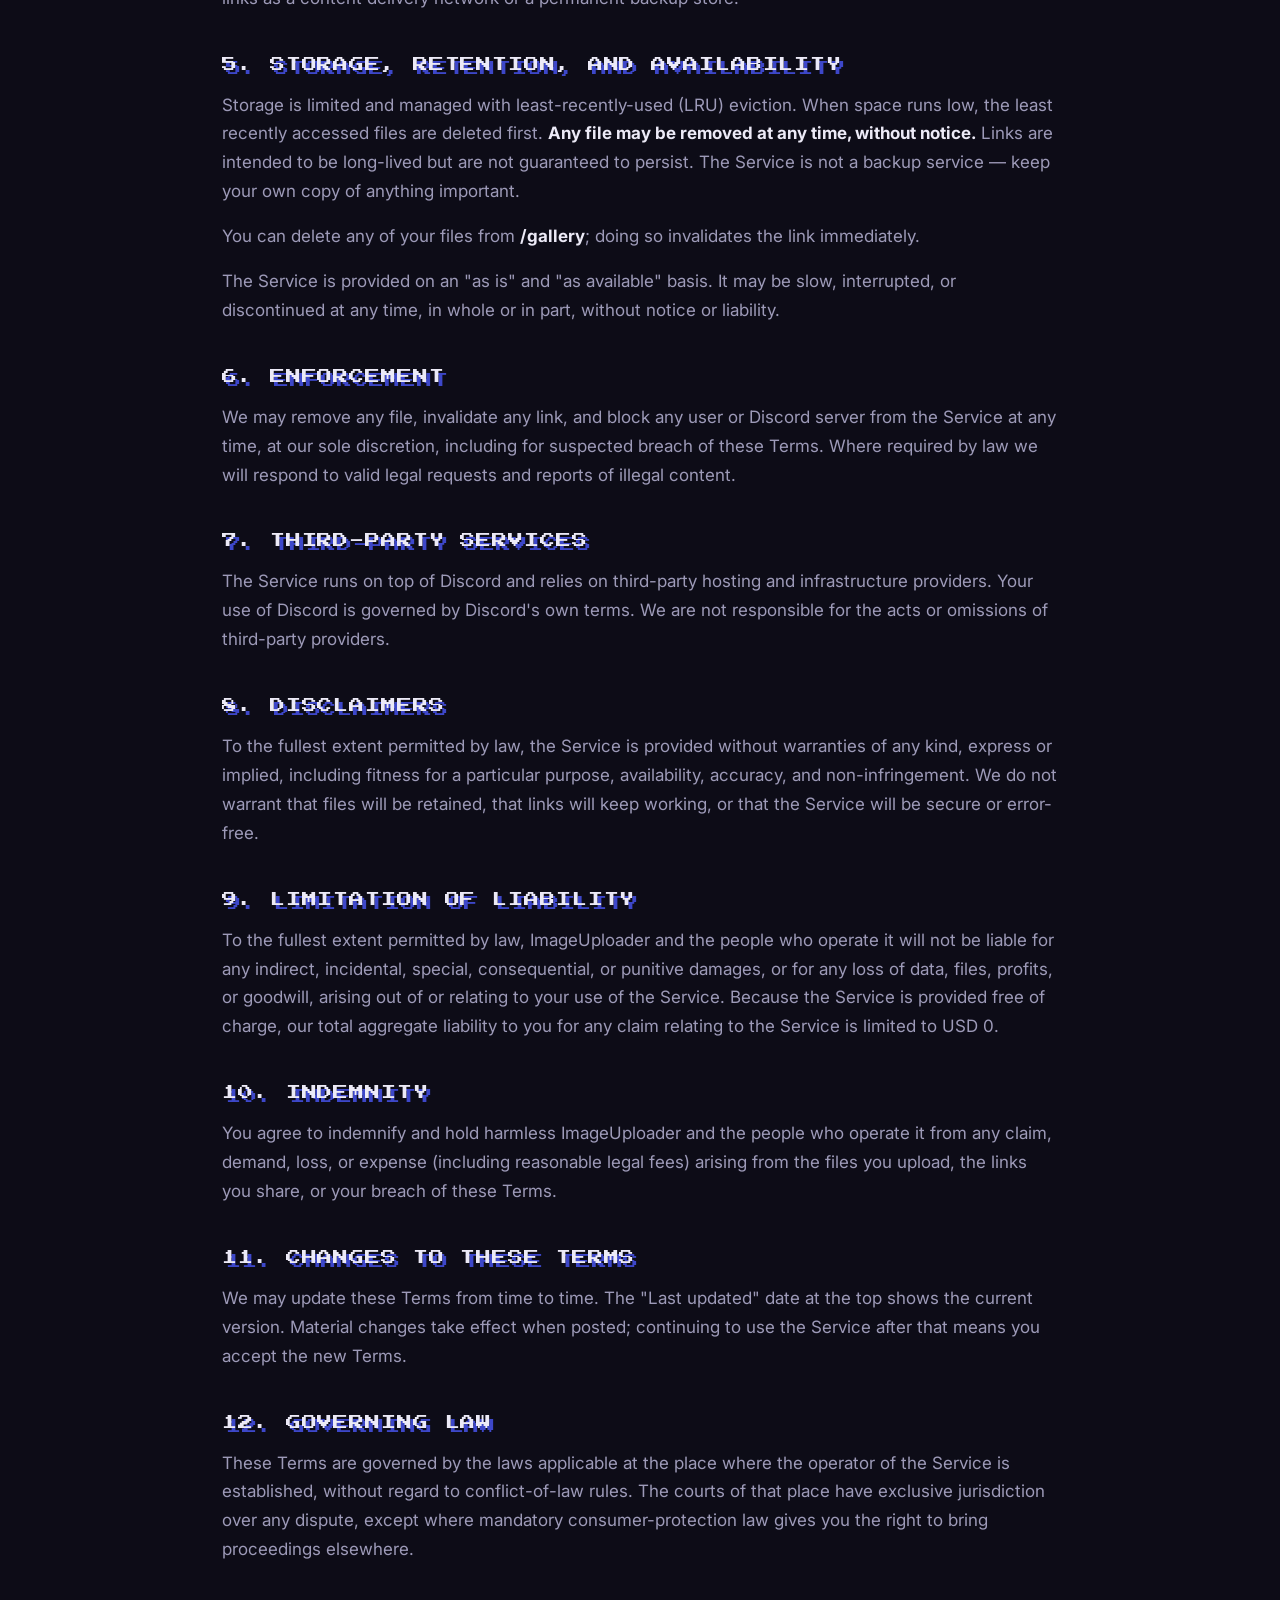
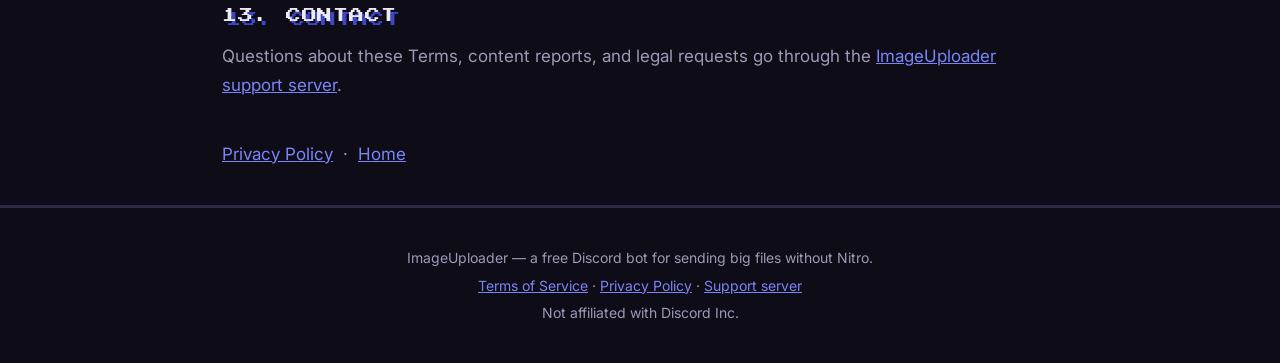
<file: terms/index.html>
<!DOCTYPE html>
<html lang="en">
<head>
<meta charset="utf-8">
<meta name="viewport" content="width=device-width, initial-scale=1">
<title>Terms of Service — ImageUploader</title>
<meta name="description" content="The terms that govern use of ImageUploader, the free Discord bot for sending files past Discord's upload limit.">
<meta name="theme-color" content="#5865f2">
<link rel="canonical" href="https://imageuploader.xyz/terms/">
<meta name="robots" content="index, follow">
<meta property="og:type" content="website">
<meta property="og:site_name" content="ImageUploader">
<meta property="og:url" content="https://imageuploader.xyz/terms/">
<meta property="og:title" content="Terms of Service — ImageUploader">
<meta property="og:description" content="The terms that govern use of ImageUploader.">
<meta property="og:image" content="https://imageuploader.xyz/assets/og.png">

<link rel="icon" type="image/png" href="/assets/favicon-64.png">
<link rel="apple-touch-icon" href="/assets/logo-256.png">
<link rel="manifest" href="/site.webmanifest">

<link rel="preconnect" href="https://fonts.googleapis.com">
<link rel="preconnect" href="https://fonts.gstatic.com" crossorigin>
<link rel="stylesheet" href="https://fonts.googleapis.com/css2?family=Press+Start+2P&family=Inter:wght@400;500;600;700&display=swap">
<link rel="stylesheet" href="/styles.css">

<script defer src="https://a.itnetic.com/script.js" data-website-id="82c5a8d4-4e17-4071-bb90-5eceb2d6ef47"></script>

<style>
  .legal { max-width: 76ch; margin: 0 auto; padding: 40px 0 20px; }
  .legal h1 { font-size: clamp(20px, 4vw, 30px); line-height: 1.5; margin: 0 0 10px; }
  .legal .updated { color: var(--muted); font-size: 15px; margin: 0 0 40px; }
  .legal h2 {
    font-family: var(--pixel); font-weight: 400; font-size: 15px;
    line-height: 1.6; margin: 40px 0 14px; color: var(--text);
  }
  .legal p, .legal li { color: var(--muted); }
  .legal p { margin: 0 0 16px; }
  .legal strong { color: var(--text); }
  .legal ul { margin: 0 0 16px; padding-left: 22px; }
  .legal li { margin: 0 0 8px; }
  .legal a { color: var(--blurple-2); }
</style>
</head>
<body>

<canvas id="stars" aria-hidden="true"></canvas>
<div class="scanlines" aria-hidden="true"></div>

<header class="nav" id="nav">
  <a class="brand" href="/">
    <img src="/assets/favicon-64.png" alt="ImageUploader bot logo" width="36" height="36" class="brand-logo">
    <span>ImageUploader</span>
  </a>
  <nav aria-label="Primary">
    <a href="/#tutorial">How it works</a>
    <a href="/#commands">Commands</a>
    <a href="/#faq">FAQ</a>
    <a href="https://discord.gg/8Suu8JARMR" target="_blank" rel="noopener">Support</a>
    <a class="btn btn-sm" href="/#add" data-invite>Add Bot</a>
  </nav>
</header>

<main id="top">
  <article class="section legal">
    <h1>Terms of Service</h1>
    <p class="updated">Last updated: 4 September 2026</p>

    <p>These Terms of Service ("Terms") govern your use of the ImageUploader Discord bot, the website at imageuploader.xyz, the upload pages it generates, and the direct file links it produces (together, the "Service"). By adding the bot to a Discord server, running its commands, or uploading a file through it, you agree to these Terms. If you do not agree, do not use the Service.</p>

    <h2>1. What the Service does</h2>
    <p>ImageUploader is a free bot that stores files outside Discord so they can be shared past Discord's attachment size limit. You run <strong>/upload</strong>, the bot gives you a private upload page, you upload a file in your browser, and the bot posts the file and a direct link back into the channel. <strong>/gallery</strong> lets you browse, copy links to, or delete your past uploads.</p>
    <p>The Service is provided free of charge. There is no paid tier, and no account is created beyond your existing Discord login.</p>

    <h2>2. Eligibility</h2>
    <p>You must meet Discord's own minimum age requirement for your country and comply with the <a href="https://discord.com/terms" target="_blank" rel="noopener">Discord Terms of Service</a> and <a href="https://discord.com/guidelines" target="_blank" rel="noopener">Community Guidelines</a> at all times while using the Service. ImageUploader is not affiliated with, endorsed by, or operated by Discord Inc.</p>

    <h2>3. Your content</h2>
    <p>You keep all ownership rights in the files you upload. You grant ImageUploader a limited licence to store, host, process, generate thumbnails and previews for, and transmit those files solely to operate the Service.</p>
    <p>You are solely responsible for the files you upload and for the links you share. By uploading a file you confirm that:</p>
    <ul>
      <li>you own the file or have the rights and permissions needed to upload and share it;</li>
      <li>the file and its distribution do not break any law or infringe anyone's rights;</li>
      <li>sharing the file does not violate the Discord Terms of Service or Community Guidelines.</li>
    </ul>

    <h2>4. Acceptable use</h2>
    <p>You must not use the Service to store, share, or link to content that:</p>
    <ul>
      <li>is illegal, or promotes or facilitates illegal activity;</li>
      <li>is child sexual abuse material, or sexualises minors in any way;</li>
      <li>infringes copyright, trademark, or other intellectual property rights;</li>
      <li>contains malware, viruses, or other harmful code;</li>
      <li>is used for phishing, fraud, spam, or deceptive redirects;</li>
      <li>harasses, threatens, defames, or doxxes any person;</li>
      <li>contains non-consensual intimate imagery.</li>
    </ul>
    <p>You must not abuse the Service's infrastructure — for example by automating bulk uploads, attempting to bypass rate limits or storage limits, probing for vulnerabilities without permission, or using the direct links as a content delivery network or a permanent backup store.</p>

    <h2>5. Storage, retention, and availability</h2>
    <p>Storage is limited and managed with least-recently-used (LRU) eviction. When space runs low, the least recently accessed files are deleted first. <strong>Any file may be removed at any time, without notice.</strong> Links are intended to be long-lived but are not guaranteed to persist. The Service is not a backup service — keep your own copy of anything important.</p>
    <p>You can delete any of your files from <strong>/gallery</strong>; doing so invalidates the link immediately.</p>
    <p>The Service is provided on an "as is" and "as available" basis. It may be slow, interrupted, or discontinued at any time, in whole or in part, without notice or liability.</p>

    <h2>6. Enforcement</h2>
    <p>We may remove any file, invalidate any link, and block any user or Discord server from the Service at any time, at our sole discretion, including for suspected breach of these Terms. Where required by law we will respond to valid legal requests and reports of illegal content.</p>

    <h2>7. Third-party services</h2>
    <p>The Service runs on top of Discord and relies on third-party hosting and infrastructure providers. Your use of Discord is governed by Discord's own terms. We are not responsible for the acts or omissions of third-party providers.</p>

    <h2>8. Disclaimers</h2>
    <p>To the fullest extent permitted by law, the Service is provided without warranties of any kind, express or implied, including fitness for a particular purpose, availability, accuracy, and non-infringement. We do not warrant that files will be retained, that links will keep working, or that the Service will be secure or error-free.</p>

    <h2>9. Limitation of liability</h2>
    <p>To the fullest extent permitted by law, ImageUploader and the people who operate it will not be liable for any indirect, incidental, special, consequential, or punitive damages, or for any loss of data, files, profits, or goodwill, arising out of or relating to your use of the Service. Because the Service is provided free of charge, our total aggregate liability to you for any claim relating to the Service is limited to USD 0.</p>

    <h2>10. Indemnity</h2>
    <p>You agree to indemnify and hold harmless ImageUploader and the people who operate it from any claim, demand, loss, or expense (including reasonable legal fees) arising from the files you upload, the links you share, or your breach of these Terms.</p>

    <h2>11. Changes to these Terms</h2>
    <p>We may update these Terms from time to time. The "Last updated" date at the top shows the current version. Material changes take effect when posted; continuing to use the Service after that means you accept the new Terms.</p>

    <h2>12. Governing law</h2>
    <p>These Terms are governed by the laws applicable at the place where the operator of the Service is established, without regard to conflict-of-law rules. The courts of that place have exclusive jurisdiction over any dispute, except where mandatory consumer-protection law gives you the right to bring proceedings elsewhere.</p>

    <h2>13. Contact</h2>
    <p>Questions about these Terms, content reports, and legal requests go through the <a href="https://discord.gg/8Suu8JARMR" target="_blank" rel="noopener">ImageUploader support server</a>.</p>

    <p style="margin-top:40px"><a href="/privacy/">Privacy Policy</a> &nbsp;·&nbsp; <a href="/">Home</a></p>
  </article>
</main>

<footer class="footer">
  <p>ImageUploader — a free Discord bot for sending big files without Nitro.</p>
  <p><a href="/terms/">Terms of Service</a> · <a href="/privacy/">Privacy Policy</a> · <a href="https://discord.gg/8Suu8JARMR" target="_blank" rel="noopener">Support server</a></p>
  <p class="muted">Not affiliated with Discord Inc.</p>
</footer>

<script src="/script.js"></script>
</body>
</html>
</file>
<file: styles.css>
/* ImageUploader — pixel / blurple landing page */

:root {
  --bg:        #0d0c17;
  --bg-2:      #12111f;
  --panel:     #171628;
  --panel-2:   #1d1c33;
  --line:      #2c2b4a;
  --blurple:   #5865f2;
  --blurple-2: #7c85f7;
  --blurple-d: #3d47c9;
  --cyan:      #4ec4f5;
  --text:      #eceaf7;
  --muted:     #9d9ab8;
  --px:        4px;
  --pixel:     'Press Start 2P', 'Courier New', monospace;
  --sans:      'Inter', system-ui, -apple-system, 'Segoe UI', sans-serif;
  --max:       1080px;
}

* { box-sizing: border-box; }

html { scroll-behavior: smooth; }

body {
  margin: 0;
  background: var(--bg);
  color: var(--text);
  font-family: var(--sans);
  font-size: 17px;
  line-height: 1.7;
  overflow-x: hidden;
  -webkit-font-smoothing: antialiased;
}

img { image-rendering: pixelated; image-rendering: crisp-edges; }

h1, h2, h3, h4, .btn, .step-num, .badges li, .card-btns span, .tag {
  font-family: var(--pixel);
  font-weight: 400;
  letter-spacing: 0.06em;
  line-height: 1.5;
  text-transform: uppercase;
}

code {
  font-family: var(--pixel);
  font-size: 0.72em;
  color: var(--blurple-2);
  background: rgba(88, 101, 242, 0.13);
  border: 2px solid rgba(88, 101, 242, 0.35);
  padding: 0.28em 0.5em;
  white-space: nowrap;
}

a { color: var(--blurple-2); }

.muted { color: var(--muted); }

.skip {
  position: absolute; left: -9999px; top: 0;
  background: var(--blurple); color: #fff; padding: 12px 18px; z-index: 100;
}
.skip:focus { left: 12px; top: 12px; }

/* ---------- background layers ---------- */

#stars {
  position: fixed; inset: 0; width: 100%; height: 100%;
  z-index: 0; pointer-events: none;
}

.scanlines {
  position: fixed; inset: 0; z-index: 1; pointer-events: none;
  background: repeating-linear-gradient(
    to bottom,
    rgba(0,0,0,0) 0 2px,
    rgba(0,0,0,0.16) 2px 4px
  );
  opacity: 0.5;
  mix-blend-mode: multiply;
}

main, .nav, .footer { position: relative; z-index: 2; }

/* ---------- nav ---------- */

.nav {
  position: sticky; top: 0; z-index: 30;
  display: flex; align-items: center; justify-content: space-between;
  gap: 16px;
  padding: 14px clamp(16px, 4vw, 40px);
  background: rgba(13, 12, 23, 0.72);
  backdrop-filter: blur(10px);
  border-bottom: 2px solid transparent;
  transition: border-color .3s, background .3s;
}
.nav.stuck { border-bottom-color: var(--line); background: rgba(13,12,23,.92); }

.brand {
  display: flex; align-items: center; gap: 10px;
  font-family: var(--pixel); font-size: 13px; color: var(--text);
  text-decoration: none; text-transform: uppercase;
}
.brand-logo {
  border: 2px solid var(--line);
  transition: transform .25s steps(3);
}
.brand:hover .brand-logo { transform: translateY(-3px) rotate(-4deg); }

.nav nav { display: flex; align-items: center; gap: clamp(12px, 2.4vw, 26px); }
.nav nav a:not(.btn) {
  color: var(--muted); text-decoration: none; font-size: 15px; font-weight: 500;
  transition: color .2s;
}
.nav nav a:not(.btn):hover { color: var(--text); }
.nav nav a.btn { color: #fff; }

/* ---------- buttons ---------- */

.btn {
  --shadow: 5px 5px 0 var(--blurple-d);
  position: relative;
  display: inline-flex; align-items: center; gap: 10px;
  background: var(--blurple);
  color: #fff;
  font-size: 11px;
  padding: 15px 22px;
  text-decoration: none;
  border: 3px solid #1a1a33;
  box-shadow: var(--shadow);
  cursor: pointer;
  transition: transform .12s steps(2), box-shadow .12s steps(2), background .2s;
}
.btn:hover { background: var(--blurple-2); transform: translate(2px, 2px); box-shadow: 3px 3px 0 var(--blurple-d); }
.btn:active { transform: translate(5px, 5px); box-shadow: 0 0 0 var(--blurple-d); }
.btn:focus-visible { outline: 3px solid var(--cyan); outline-offset: 3px; }

.btn-lg { font-size: 13px; padding: 19px 30px; }
.btn-sm { font-size: 9px; padding: 11px 15px; --shadow: 4px 4px 0 var(--blurple-d); }

.btn-icon { font-size: 1.25em; line-height: 1; }

.btn-ghost {
  background: transparent; color: var(--blurple-2);
  border-color: var(--line); box-shadow: 5px 5px 0 #1a1930;
}
.btn-ghost:hover { background: rgba(88,101,242,.12); color: #fff; }

.btn.copied { background: #3ba55d; }

/* ---------- hero ---------- */

.hero {
  position: relative;
  padding: clamp(50px, 9vh, 96px) 20px clamp(60px, 10vh, 110px);
  text-align: center;
  overflow: hidden;
}

.hero-inner { max-width: 780px; margin: 0 auto; position: relative; z-index: 2; }

.hero-logo-wrap { position: relative; display: inline-block; margin-bottom: 30px; }

.hero-logo {
  position: relative; z-index: 2;
  width: clamp(150px, 30vw, 220px); height: auto;
  border: 4px solid var(--line);
  animation: bob 4s ease-in-out infinite;
}

.hero-glow {
  position: absolute; inset: -22%;
  background: radial-gradient(circle, rgba(88,101,242,.45), transparent 68%);
  filter: blur(26px);
  animation: pulse 4s ease-in-out infinite;
}

@keyframes bob {
  0%, 100% { transform: translateY(0); }
  50%      { transform: translateY(-12px); }
}
@keyframes pulse {
  0%, 100% { opacity: .55; transform: scale(1); }
  50%      { opacity: .9;  transform: scale(1.1); }
}

h1 {
  font-size: clamp(24px, 5.6vw, 46px);
  margin: 0 0 22px;
  text-shadow: 5px 5px 0 var(--blurple-d);
  animation: flicker 6s infinite;
}
@keyframes flicker {
  0%, 96%, 100% { opacity: 1; }
  97%           { opacity: .78; }
  98%           { opacity: 1; }
}

.tagline {
  font-size: clamp(16px, 2.1vw, 20px);
  color: var(--muted);
  margin: 0 auto 34px;
  max-width: 620px;
}
.tagline strong { color: var(--text); font-weight: 600; }

.cta-row { display: flex; gap: 16px; justify-content: center; flex-wrap: wrap; }

.badges {
  list-style: none; display: flex; gap: 10px; flex-wrap: wrap;
  justify-content: center; padding: 0; margin: 38px 0 0;
}
.badges li {
  font-size: 9px; color: var(--muted);
  border: 2px solid var(--line); background: var(--panel);
  padding: 9px 13px;
}

/* drifting pixel clouds */
.clouds { position: absolute; inset: 0; z-index: 1; pointer-events: none; }
.clouds span {
  position: absolute; display: block;
  width: 96px; height: 24px;
  background: rgba(88,101,242,.16);
  box-shadow: 24px -12px 0 rgba(88,101,242,.16), 56px 0 0 rgba(88,101,242,.16);
}
.clouds span:nth-child(1) { top: 14%; left: -140px; animation: drift 46s linear infinite; }
.clouds span:nth-child(2) { top: 52%; left: -220px; transform: scale(1.5); animation: drift 66s linear infinite 6s; }
.clouds span:nth-child(3) { top: 78%; left: -180px; transform: scale(.8); animation: drift 38s linear infinite 14s; }
@keyframes drift { to { left: 115%; } }

/* ---------- sections ---------- */

.section {
  max-width: var(--max);
  margin: 0 auto;
  padding: clamp(52px, 8vw, 90px) clamp(18px, 4vw, 28px);
}

h2 {
  font-size: clamp(17px, 3vw, 26px);
  margin: 0 0 14px;
  text-shadow: 4px 4px 0 var(--blurple-d);
}

.section-sub { color: var(--muted); margin: 0 0 40px; font-size: 17px; }

/* ---------- steps ---------- */

.steps { list-style: none; padding: 0; margin: 0; display: grid; gap: 22px; }

.step {
  position: relative;
  background: var(--panel);
  border: 3px solid var(--line);
  box-shadow: 8px 8px 0 rgba(0,0,0,.35);
  padding: 30px clamp(20px, 3vw, 34px) 34px;
  transition: transform .2s, border-color .2s, box-shadow .2s;
}
.step:hover {
  transform: translate(-3px, -3px);
  border-color: var(--blurple);
  box-shadow: 11px 11px 0 rgba(88,101,242,.28);
}

.step-num {
  display: inline-block;
  font-size: 12px; color: var(--blurple);
  background: rgba(88,101,242,.14);
  border: 2px solid rgba(88,101,242,.4);
  padding: 8px 11px; margin-bottom: 16px;
}

.step h3 { font-size: 14px; margin: 0 0 12px; }
.step p { color: var(--muted); margin: 0 0 20px; max-width: 62ch; }
.step p strong { color: var(--text); }

/* ---------- terminal demo ---------- */

.terminal {
  background: var(--bg-2);
  border: 3px solid var(--line);
  max-width: 620px;
}
.terminal-bar {
  display: flex; gap: 7px; padding: 10px 12px;
  background: var(--panel-2); border-bottom: 3px solid var(--line);
}
.terminal-bar i { width: 11px; height: 11px; background: var(--line); }
.terminal-bar i:first-child { background: var(--blurple); }

.terminal-body {
  margin: 0; padding: 18px;
  font-family: var(--pixel); font-size: 11px; color: var(--text);
  white-space: pre-wrap; word-break: break-word;
}
.prompt { color: var(--blurple); }

.caret {
  display: inline-block; width: 9px; height: 14px;
  background: var(--blurple-2); vertical-align: -2px;
  animation: blink 1s steps(1) infinite;
}
@keyframes blink { 50% { opacity: 0; } }

.terminal-out {
  display: flex; gap: 12px; align-items: flex-start;
  padding: 16px 18px; border-top: 3px solid var(--line);
  background: rgba(88,101,242,.06);
  opacity: 0; transform: translateY(8px);
  transition: opacity .4s, transform .4s;
}
.terminal-out.show { opacity: 1; transform: none; }
.terminal-out img { border: 2px solid var(--line); flex: none; }
.terminal-out b { font-size: 14px; }
.terminal-out p { margin: 6px 0 0; font-size: 14px; color: var(--muted); }
.terminal-out p b { font-size: 14px; color: var(--text); }
.tag {
  font-size: 7px; background: var(--blurple); color: #fff;
  padding: 3px 5px; vertical-align: 2px; margin-left: 6px;
}
.link { color: var(--cyan); word-break: break-all; }

/* ---------- gallery demo ---------- */

.gallery-demo { display: flex; gap: 18px; flex-wrap: wrap; }

.card {
  width: 210px;
  background: var(--panel-2);
  border: 3px solid var(--line);
  transition: transform .2s steps(2), border-color .2s;
}
.card:hover { transform: translateY(-6px); border-color: var(--blurple); }
.card-2 { animation-delay: .15s; }

.card-thumb {
  height: 118px;
  background:
    linear-gradient(135deg, rgba(88,101,242,.35), rgba(78,196,245,.22)),
    repeating-conic-gradient(#20203a 0 25%, #191830 0 50%) 0 0 / 20px 20px;
  border-bottom: 3px solid var(--line);
}
.card-2 .card-thumb { background:
    linear-gradient(135deg, rgba(255,196,60,.3), rgba(88,101,242,.25)),
    repeating-conic-gradient(#20203a 0 25%, #191830 0 50%) 0 0 / 20px 20px; }

.card-meta { padding: 14px; }
.card-meta h4 {
  font-family: var(--sans); text-transform: none; letter-spacing: 0;
  font-size: 14px; font-weight: 600; margin: 0 0 8px;
  overflow: hidden; text-overflow: ellipsis; white-space: nowrap;
}
.card-sub {
  display: flex; justify-content: space-between;
  font-family: var(--pixel); font-size: 7px; color: var(--muted); margin-bottom: 12px;
}
.card-btns { display: flex; gap: 6px; }
.card-btns span {
  font-size: 7px; padding: 7px 6px; flex: 1; text-align: center;
  background: var(--panel); border: 2px solid var(--line); color: var(--muted);
}

/* ---------- commands ---------- */

.cmd-grid { display: grid; gap: 20px; grid-template-columns: repeat(auto-fit, minmax(280px, 1fr)); }

.cmd {
  background: var(--panel);
  border: 3px solid var(--line);
  border-left: 6px solid var(--blurple);
  padding: 26px;
  transition: transform .2s, background .2s;
}
.cmd:hover { transform: translateY(-4px); background: var(--panel-2); }
.cmd h3 { font-size: 12px; margin: 0 0 12px; }
.cmd h3 code { font-size: 1em; }
.cmd p { color: var(--muted); margin: 0; }

/* ---------- prose ---------- */

.prose { max-width: 72ch; }
.prose p { color: var(--muted); margin: 0 0 18px; }
.prose strong, .prose em { color: var(--text); }

/* ---------- faq ---------- */

.faq { display: grid; gap: 12px; }

details {
  background: var(--panel);
  border: 3px solid var(--line);
  transition: border-color .2s;
}
details[open] { border-color: var(--blurple); }

summary {
  cursor: pointer; list-style: none;
  padding: 18px 22px;
  font-weight: 600; font-size: 17px;
  display: flex; justify-content: space-between; gap: 16px; align-items: center;
}
summary::-webkit-details-marker { display: none; }
summary::after {
  content: '+';
  font-family: var(--pixel); font-size: 13px; color: var(--blurple-2);
  transition: transform .2s steps(2);
}
details[open] summary::after { content: '-'; transform: scale(1.2); }
summary:hover { color: var(--blurple-2); }

details p {
  margin: 0; padding: 0 22px 20px; color: var(--muted);
  animation: slide .25s ease-out;
}
@keyframes slide { from { opacity: 0; transform: translateY(-6px); } }

/* ---------- final cta ---------- */

.final-cta { text-align: center; }
.cta-logo {
  border: 3px solid var(--line);
  margin-bottom: 20px;
  animation: bob 4s ease-in-out infinite;
}
.final-cta p { color: var(--muted); margin: 0 0 28px; }

/* ---------- footer ---------- */

.footer {
  border-top: 3px solid var(--line);
  padding: 34px 20px;
  text-align: center;
  font-size: 14px;
  color: var(--muted);
}
.footer p { margin: 4px 0; }

/* ---------- reveal ---------- */

.reveal { opacity: 0; transform: translateY(24px); }
.reveal.in { opacity: 1; transform: none; transition: opacity .55s ease-out, transform .55s cubic-bezier(.2,.8,.3,1); }

@media (prefers-reduced-motion: reduce) {
  * { animation: none !important; transition: none !important; scroll-behavior: auto; }
  .reveal { opacity: 1; transform: none; }
  .terminal-out { opacity: 1; transform: none; }
}


/* ---------- ephemeral note in terminal ---------- */
.ephemeral { font-size: 13px; color: #6f6c8e; }

/* ---------- step 03: browser upload demo ---------- */

.drop { max-width: 620px; }

.drop-zone {
  position: relative;
  display: flex; flex-direction: column; align-items: center; gap: 6px;
  padding: 30px 22px 26px;
  background: var(--bg-2);
  border: 3px dashed var(--line);
  text-align: center;
  transition: border-color .3s, background .3s;
}
.drop.active .drop-zone { border-color: var(--blurple); background: rgba(88,101,242,.07); }
.drop.done  .drop-zone { border-style: solid; border-color: #3ba55d; }

.drop-icon {
  font-family: var(--pixel); font-size: 22px; color: var(--blurple);
  line-height: 1;
  animation: hop 1.6s ease-in-out infinite;
}
@keyframes hop {
  0%, 100% { transform: translateY(0); }
  50%      { transform: translateY(-7px); }
}
.drop.done .drop-icon { animation: none; color: #3ba55d; }

.drop-zone b {
  font-family: var(--pixel); font-size: 11px; text-transform: uppercase;
  letter-spacing: .06em;
}
.drop-zone small { color: var(--muted); font-size: 13px; }

.bar {
  width: 100%; max-width: 340px; height: 14px; margin-top: 12px;
  background: var(--panel); border: 2px solid var(--line);
}
.bar i {
  display: block; height: 100%; width: 0;
  background: repeating-linear-gradient(
    90deg, var(--blurple) 0 8px, var(--blurple-2) 8px 16px
  );
  transition: width 2.2s linear;
}
.drop.active .bar i { width: 100%; }
.drop.done   .bar i { background: #3ba55d; }

.drop-msg {
  display: flex; gap: 12px; align-items: flex-start;
  padding: 16px 18px;
  border: 3px solid var(--line); border-top: 0;
  background: rgba(88,101,242,.06);
  opacity: 0; transform: translateY(8px);
  transition: opacity .4s, transform .4s;
}
.drop-msg.show { opacity: 1; transform: none; }
.drop-msg img { border: 2px solid var(--line); flex: none; }
.drop-msg b { font-size: 14px; }
.drop-msg p { margin: 6px 0 0; font-size: 14px; color: var(--muted); }
.drop-msg p b { color: var(--text); }

@media (prefers-reduced-motion: reduce) {
  .drop-msg { opacity: 1; transform: none; }
  .drop .bar i { width: 100%; }
}

/* ============================================================
   RESPONSIVE
   ============================================================ */

/* anchors clear the sticky header */
:target,
.section,
.stats-line,
#top { scroll-margin-top: 80px; }

/* nothing may push the page sideways */
.terminal, .drop, .gallery-demo, .prose, .step { max-width: 100%; }
code, .link, .terminal-body { overflow-wrap: anywhere; }

/* ---------- tablet / small laptop ---------- */

@media (max-width: 860px) {
  .nav { padding: 12px 16px; }
  .nav nav { gap: 14px; }
  .nav nav a:not(.btn) { font-size: 14px; }
}

/* ---------- phone ---------- */

@media (max-width: 720px) {
  body { font-size: 16px; line-height: 1.65; }

  :target, .section, #top { scroll-margin-top: 70px; }

  /* nav: keep the links, shrink them, never wrap to two rows */
  .nav {
    padding: 10px 14px;
    padding-left: max(14px, env(safe-area-inset-left));
    padding-right: max(14px, env(safe-area-inset-right));
    gap: 10px;
  }
  .brand { font-size: 11px; gap: 8px; }
  .brand-logo { width: 30px; height: 30px; }
  .nav nav { gap: 12px; }
  .nav nav a:not(.btn) { font-size: 13px; }
  .nav .btn-sm { font-size: 8px; padding: 12px 13px; box-shadow: 3px 3px 0 var(--blurple-d); }
  .nav nav a[href="#commands"] { display: none; }

  /* hero */
  .hero { padding: 34px 18px 54px; }
  .hero-logo-wrap { margin-bottom: 22px; }
  .hero-logo { border-width: 3px; }
  h1 { letter-spacing: .03em; text-shadow: 3px 3px 0 var(--blurple-d); }
  .tagline { margin-bottom: 28px; }
  .badges { margin-top: 26px; gap: 8px; }
  .badges li { font-size: 8px; padding: 8px 10px; }

  /* full-width stacked CTAs — thumb-sized targets */
  .cta-row { flex-direction: column; align-items: stretch; gap: 12px; }
  .cta-row .btn { justify-content: center; width: 100%; }
  .btn-lg { font-size: 11px; padding: 18px 20px; }
  .btn { box-shadow: 4px 4px 0 var(--blurple-d); }
  .btn:hover { box-shadow: 4px 4px 0 var(--blurple-d); transform: none; }
  .btn-ghost { box-shadow: 4px 4px 0 #1a1930; }

  /* sections */
  h2 { text-shadow: 3px 3px 0 var(--blurple-d); }
  .section-sub { margin-bottom: 28px; font-size: 16px; }

  /* steps: lighter shadow so nothing spills off-screen */
  .steps { gap: 16px; }
  .step {
    padding: 24px 18px 26px;
    box-shadow: 5px 5px 0 rgba(0,0,0,.35);
  }
  .step:hover { transform: none; box-shadow: 5px 5px 0 rgba(0,0,0,.35); border-color: var(--line); }
  .step-num { font-size: 10px; padding: 7px 9px; margin-bottom: 12px; }
  .step h3 { font-size: 12px; }
  .step p { margin-bottom: 16px; }

  /* terminal demo */
  .terminal-body { font-size: 9px; padding: 14px; }
  .terminal-out { padding: 14px; gap: 10px; }
  .terminal-out img { width: 24px; height: 24px; }
  .terminal-out b, .terminal-out p, .terminal-out p b { font-size: 13px; }
  .ephemeral { font-size: 12px; }

  /* upload demo */
  .drop-zone { padding: 24px 16px 22px; }
  .drop-msg { padding: 14px; gap: 10px; }
  .drop-msg img { width: 24px; height: 24px; }
  .drop-msg b, .drop-msg p, .drop-msg p b { font-size: 13px; }

  /* gallery demo: two side-by-side cards instead of one huge stack */
  .gallery-demo { display: grid; grid-template-columns: 1fr 1fr; gap: 12px; }
  .card { width: auto; }
  .card:hover { transform: none; border-color: var(--line); }
  .card-thumb { height: 88px; }
  .card-meta { padding: 11px; }
  .card-meta h4 { font-size: 13px; }
  .card-sub { font-size: 6px; margin-bottom: 10px; }
  .card-btns { gap: 4px; }
  .card-btns span { font-size: 6px; padding: 8px 3px; }

  /* commands */
  .cmd { padding: 20px 18px; }
  .cmd:hover { transform: none; }

  /* faq — 48px tap targets */
  summary { padding: 16px 18px; font-size: 16px; }
  details p { padding: 0 18px 18px; }

  /* final cta + footer */
  .final-cta .cta-row { max-width: 340px; margin: 0 auto; }
  .footer { padding: 28px 18px calc(28px + env(safe-area-inset-bottom)); font-size: 13px; }
}

/* ---------- small phone ---------- */

@media (max-width: 420px) {
  .brand span { display: none; }
  .nav nav a[href="#tutorial"] { display: none; }
  h1 { font-size: 22px; letter-spacing: .02em; }
  .gallery-demo { grid-template-columns: 1fr; }
  .card-thumb { height: 108px; }
  .card-sub, .card-btns span { font-size: 7px; }
  .terminal-body { font-size: 8px; }
  .step { padding: 20px 15px 22px; }
  .badges li { font-size: 7px; }
}

/* pointer-coarse: no hover lift anywhere */
@media (hover: none) {
  .step:hover, .cmd:hover, .card:hover, .brand:hover .brand-logo { transform: none; }
}


/* ---------- live stats line ---------- */
.stats-line {
  max-width: var(--max);
  margin: 0 auto;
  padding: 0 clamp(18px, 4vw, 28px);
}
.stats-line[hidden] { display: none; }

.stats-line p {
  margin: 0;
  text-align: center;
  color: var(--muted);
  font-size: 16px;
}
.stats-line strong {
  color: var(--text);
  font-weight: 600;
}
.stats-line .sep { margin: 0 10px; color: var(--line); }

.live-dot {
  display: inline-block;
  width: 7px; height: 7px;
  margin-right: 9px;
  vertical-align: 1px;
  background: #5ee08a;
  border-radius: 50%;
}

@media (max-width: 640px) {
  .stats-line p { font-size: 15px; line-height: 2; }
  .stats-line .sep { margin: 0 7px; }
}
</file>
